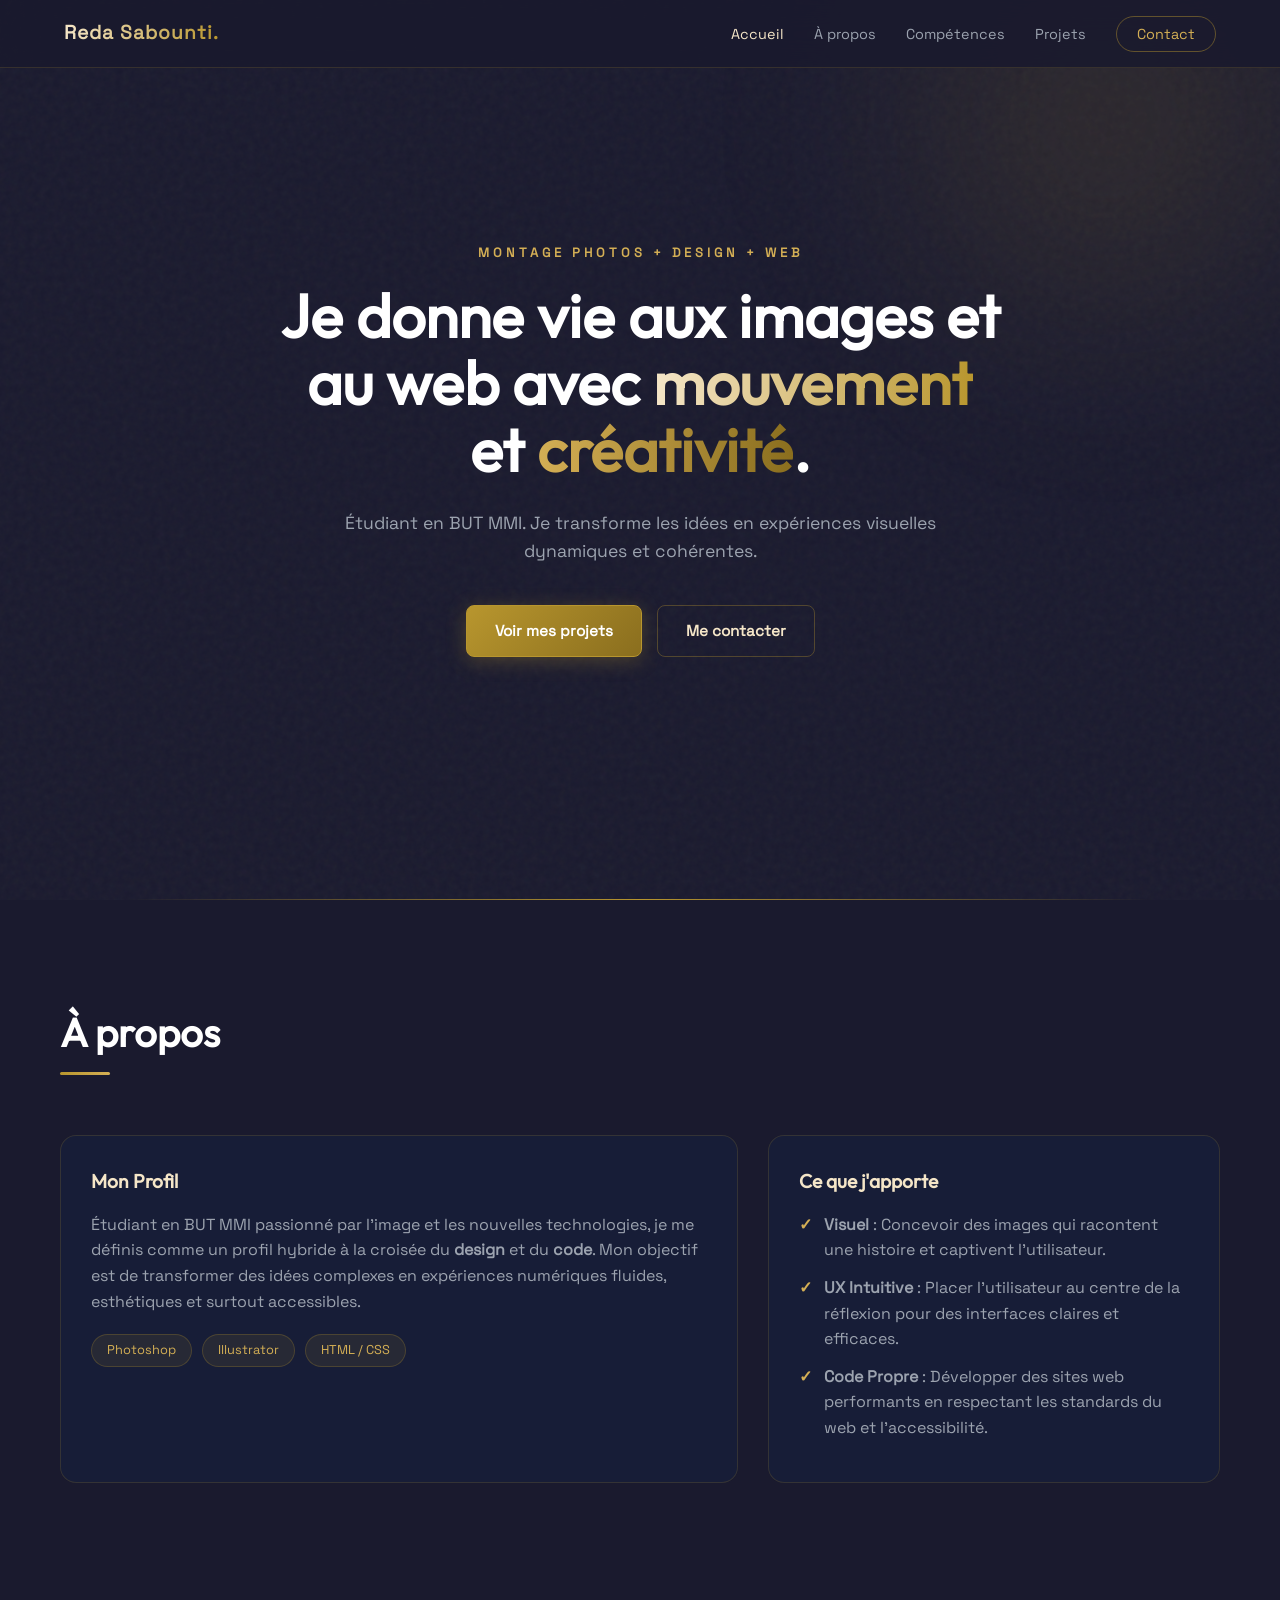
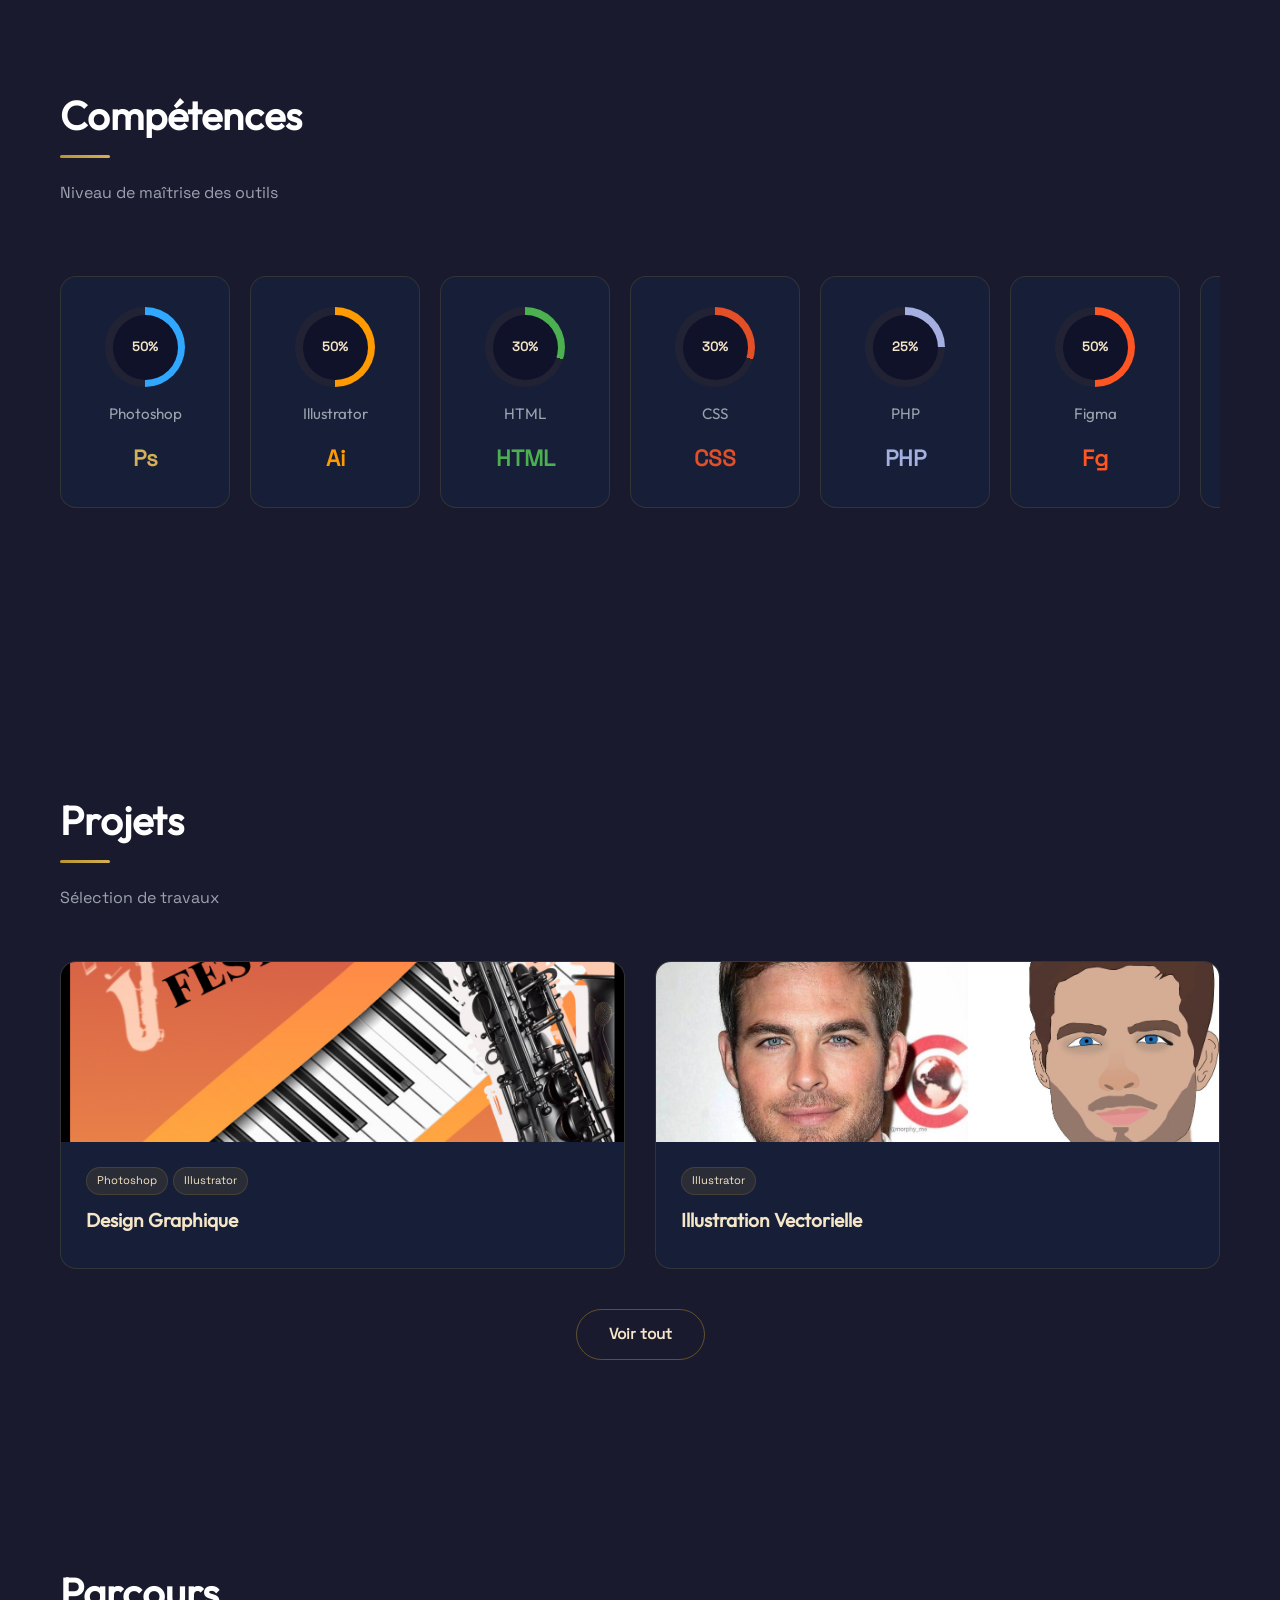
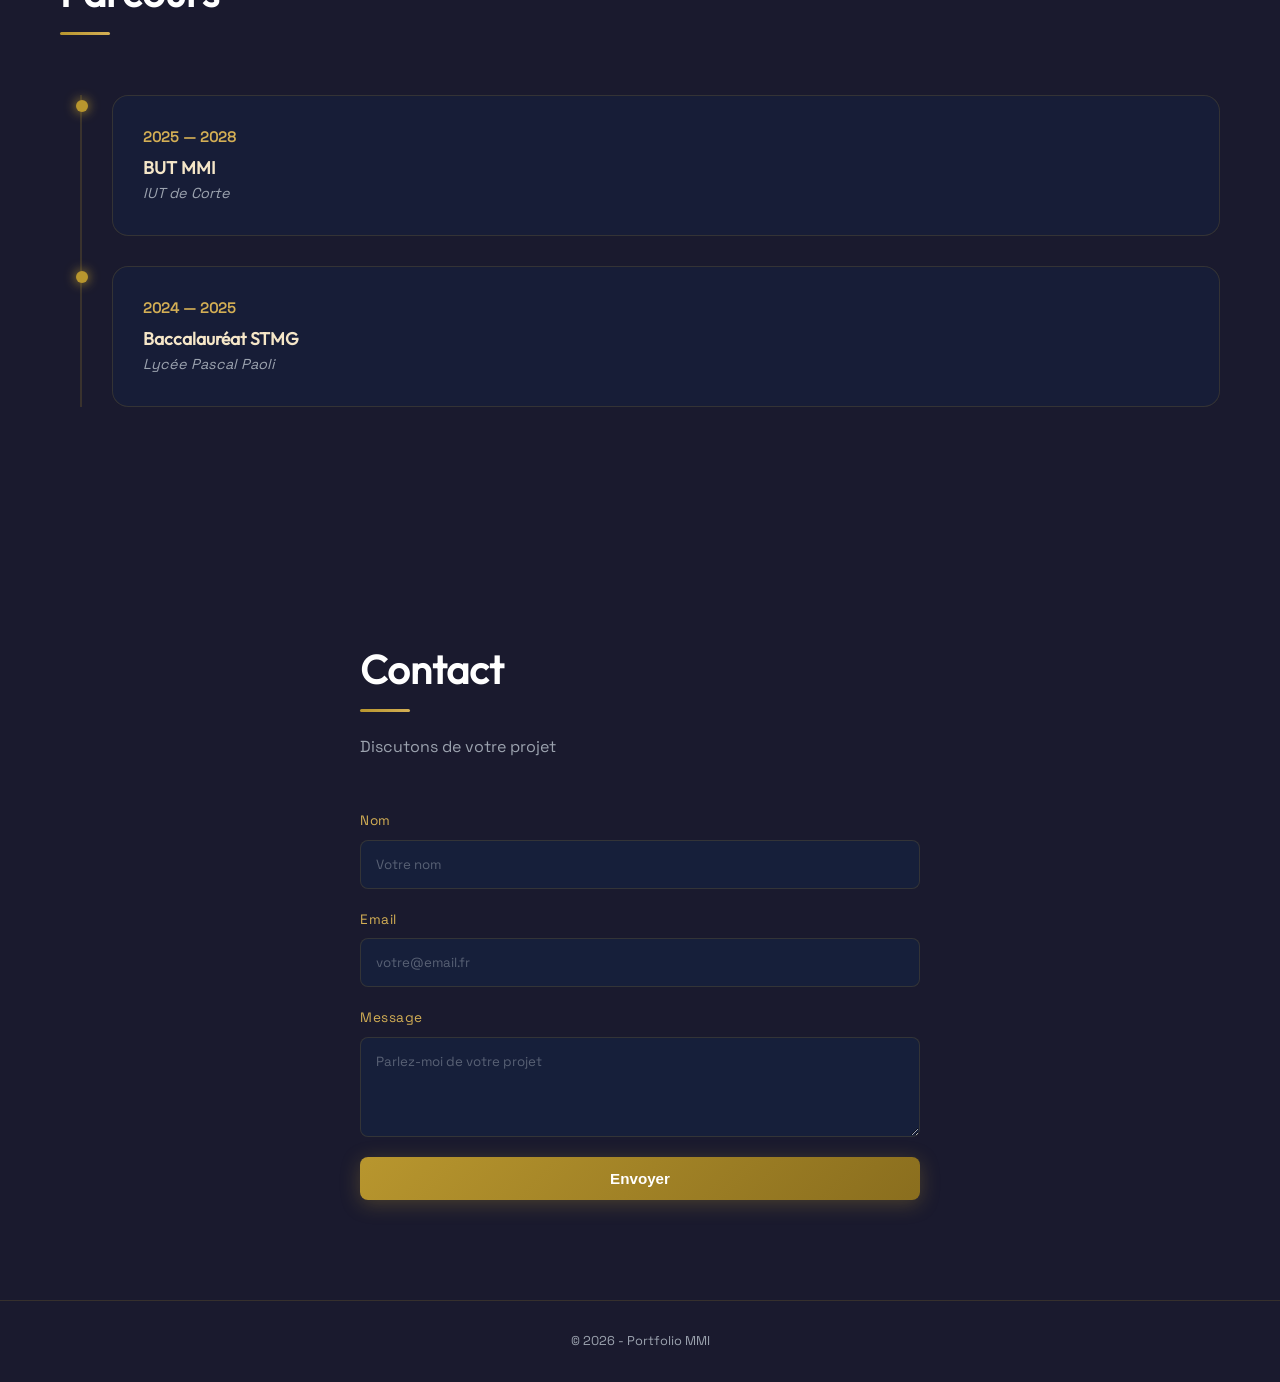
<file: index.html>
<!DOCTYPE html>
<html lang="fr">
<head>
  <meta charset="UTF-8">
  <meta name="viewport" content="width=device-width, initial-scale=1.0">
  <meta name="description" content="Portfolio de Reda Sabounti, étudiant en BUT MMI spécialisé en design et développement web.">
  <title>Reda Sabounti - Portfolio Design & Web</title>

  <link rel="stylesheet" href="style.css">
</head>

<body class="page-loaded">

  <div class="bg-noise"></div>
  <div class="bg-glow"></div>

<nav class="nav" aria-label="Menu principal">
  <a href="index.html" class="nav__logo">Reda Sabounti.</a>
  
  <button class="nav__burger" aria-label="Menu" aria-expanded="false">
    <span></span><span></span><span></span>
  </button>

  <ul class="nav__list">
    <li class="nav__item"><a href="#hero" class="nav__link nav__link--active">Accueil</a></li>
    <li class="nav__item"><a href="#apropos" class="nav__link">À propos</a></li>
    <li class="nav__item"><a href="#competences" class="nav__link">Compétences</a></li>
    <li class="nav__item"><a href="#projets" class="nav__link">Projets</a></li>
    <li class="nav__item"><a href="#contact" class="nav__link nav__link--cta">Contact</a></li>
  </ul>
</nav>

  <main>
    <!-- HERO -->
<section id="hero" class="hero">
  <div class="hero__content">
    <p class="hero__tagline">MONTAGE PHOTOS + DESIGN + WEB</p>
    <h1 class="hero__title">
      Je donne vie aux images et au web avec
      <span class="text--gradient">mouvement</span> et
      <span class="text--gradient-purple">créativité</span>.
    </h1>
    <p class="hero__desc">
      Étudiant en BUT MMI. Je transforme les idées en expériences visuelles dynamiques et cohérentes.
    </p>

    <div class="hero__actions">
      <a href="#projets" class="btn btn--primary">Voir mes projets</a>
      <a href="#contact" class="btn btn--secondary">Me contacter</a>
    </div>
  </div> </section>

    <!-- A PROPOS -->
    <section id="apropos" class="section">
      <div class="container">
        <div class="section__header">
          <h2 class="section__title">À propos</h2>
        </div>
        <div class="about-grid">
          <div class="card card--glass">
            <h3 class="card__title">Mon Profil</h3>
            <p class="card__text">
              Étudiant en BUT MMI passionné par l'image et les nouvelles technologies, je me définis comme un profil hybride à la croisée du <strong>design</strong> et du <strong>code</strong>. Mon objectif est de transformer des idées complexes en expériences numériques fluides, esthétiques et surtout accessibles.
            </p>
            <div class="tags">
              <span class="tags__item">Photoshop</span>
              <span class="tags__item">Illustrator</span>
              <span class="tags__item">HTML / CSS</span>
            </div>
          </div>
          <div class="card card--glass">
            <h3 class="card__title">Ce que j'apporte</h3>
            <ul class="list list--check">
              <li><strong>Visuel</strong> : Concevoir des images qui racontent une histoire et captivent l'utilisateur.</li>
              <li><strong>UX Intuitive</strong> : Placer l'utilisateur au centre de la réflexion pour des interfaces claires et efficaces.</li>
              <li><strong>Code Propre</strong> : Développer des sites web performants en respectant les standards du web et l'accessibilité.</li>
            </ul>
          </div>
        </div>
      </div>
    </section>

<!-- COMPÉTENCES -->
<section id="competences" class="section">
  <div class="container">
    <div class="section__header">
      <h2 class="section__title">Compétences</h2>
      <p class="section__subtitle">Niveau de maîtrise des outils</p>
    </div>

    <div class="skills">
      <!-- Photoshop -->
      <article class="skill">
        <div class="skill__gauge" style="--p:50; --c:#31A8FF;">
          <div class="skill__inner">50%</div>
        </div>
        <h3 class="skill__name">Photoshop</h3>
        <div class="skill__icon">Ps</div>
      </article>

      <!-- Illustrator -->
      <article class="skill">
        <div class="skill__gauge" style="--p:50; --c:#FF9A00;">
          <div class="skill__inner">50%</div>
        </div>
        <h3 class="skill__name">Illustrator</h3>
        <div class="skill__icon" style="color:#FF9A00;">Ai</div>
      </article>

      <!-- HTML -->
      <article class="skill">
        <div class="skill__gauge" style="--p:30; --c:#4CAF50;">
          <div class="skill__inner">30%</div>
        </div>
        <h3 class="skill__name">HTML</h3>
        <div class="skill__icon" style="color:#4CAF50;">HTML</div>
      </article>

        <!-- CSS -->
      <article class="skill">
        <div class="skill__gauge" style="--p:30; --c:#E34F26;">
          <div class="skill__inner">30%</div>
        </div>
        <h3 class="skill__name">CSS</h3>
        <div class="skill__icon" style="color:#E34F26;">CSS</div>
      </article>

      <!-- PHP -->
      <article class="skill">
        <div class="skill__gauge" style="--p:25; --c:#A5B0E1;">
          <div class="skill__inner">25%</div>
        </div>
        <h3 class="skill__name">PHP</h3>
        <div class="skill__icon" style="color:#A5B0E1;">PHP</div>
      </article>

      <!-- Figma -->
      <article class="skill">
        <div class="skill__gauge" style="--p:50; --c:#FF5522;">
          <div class="skill__inner">50%</div>
        </div>
        <h3 class="skill__name">Figma</h3>
        <div class="skill__icon" style="color:#FF5522;">Fg</div>
      </article>

      <!-- Premiere Pro -->
      <article class="skill">
        <div class="skill__gauge" style="--p:20; --c:#B166FF;">
          <div class="skill__inner">20%</div>
        </div>
        <h3 class="skill__name">Premiere Pro</h3>
        <div class="skill__icon" style="color:#B166FF;">Pr</div>
      </article>

      <!-- DaVinci -->
      <article class="skill">
        <div class="skill__gauge" style="--p:60; --c:#F9C200;">
          <div class="skill__inner">60%</div>
        </div>
        <h3 class="skill__name">DaVinci</h3>
        <div class="skill__icon" style="color:#F9C200;">Dv</div>
      </article>

      <!-- Canva -->
      <article class="skill">
        <div class="skill__gauge" style="--p:70; --c:#00C4B4;">
          <div class="skill__inner">70%</div>
        </div>
        <h3 class="skill__name">Canva</h3>
        <div class="skill__icon" style="color:#00C4B4;">Cv</div>
      </article>
    </div>
  </div>
</section>


    <!-- PROJETS -->
   <section id="projets" class="section">
  <div class="container">
    <div class="section__header">
      <h2 class="section__title">Projets</h2>
      <p class="section__subtitle">Sélection de travaux</p>
    </div>

    <div class="projects-grid"> <article class="project">
        <div class="project__thumb">
          <img src="imagesprojet-1.jpg" alt="Design graphique Photoshop Illustrator" width="400" height="250" loading="lazy" class="project__img">
        </div>
        <div class="project__content">
          <div class="project__tags">
            <span class="tags__item tags__item--small">Photoshop</span>
            <span class="tags__item tags__item--small">Illustrator</span>
          </div>
          <h3 class="project__title">Design Graphique</h3>
        </div>
      </article>

      <article class="project">
        <div class="project__thumb">
          <img src="imagesprojet-2.jpg" alt="Illustration vectorielle Illustrator" width="400" height="250" loading="lazy" class="project__img">
        </div>
        <div class="project__content">
          <div class="project__tags">
            <span class="tags__item tags__item--small">Illustrator</span>
          </div>
          <h3 class="project__title">Illustration Vectorielle</h3>
        </div>
      </article>
    </div> <div class="section__footer">
      <a href="projets.html" class="btn btn--outline">Voir tout</a>
    </div>
  </div> </section>


    <!-- PARCOURS -->
      <section id="parcours" class="section">
  <div class="container">
    <div class="section__header">
      <h2 class="section__title">Parcours</h2>
    </div>

    <div class="timeline">
      <article class="timeline__event card card--glass">
        <div class="timeline__dot"></div>
        <span class="timeline__date">2025 — 2028</span>
        <h3 class="timeline__title">BUT MMI</h3> 
        <p class="timeline__place">IUT de Corte</p>
      </article>

      <article class="timeline__event card card--glass">
        <div class="timeline__dot"></div>
        <span class="timeline__date">2024 — 2025</span>
        <h3 class="timeline__title">Baccalauréat STMG</h3>
        <p class="timeline__place">Lycée Pascal Paoli</p>
      </article>
    </div>
  </div>
</section>

    <!-- CONTACT -->
    <section id="contact" class="section">
      <div class="container container--narrow">
        <div class="section__header">
          <h2 class="section__title">Contact</h2>
          <p class="section__subtitle">Discutons de votre projet</p>
        </div>

        <form class="form">
          <div class="form__group">
            <label for="name" class="form__label">Nom</label>
            <input type="text" id="name" class="form__input" placeholder="Votre nom">
          </div>
          <div class="form__group">
            <label for="email" class="form__label">Email</label>
            <input type="email" id="email" class="form__input" placeholder="votre@email.fr">
          </div>
          <div class="form__group">
            <label for="message" class="form__label">Message</label>
            <textarea id="message" rows="4" class="form__input" placeholder="Parlez-moi de votre projet"></textarea>
          </div>
          <button type="submit" class="btn btn--full">Envoyer</button>
        </form>
      </div>
    </section>
  </main>

  <footer class="footer">
    &copy; 2026 - Portfolio MMI
  </footer>
<script>
window.addEventListener('load', () => {
  document.documentElement.classList.add('loaded');
});
</script> 
<script>
  const burger = document.querySelector('.nav__burger');
  const navList = document.querySelector('.nav__list');

  burger.addEventListener('click', () => {
    burger.classList.toggle('is-open');
    navList.classList.toggle('is-open');
    burger.setAttribute('aria-expanded', navList.classList.contains('is-open'));
  });

  // Ferme le menu quand on clique sur un lien
  document.querySelectorAll('.nav__link').forEach(link => {
    link.addEventListener('click', () => {
      burger.classList.remove('is-open');
      navList.classList.remove('is-open');
      burger.setAttribute('aria-expanded', 'false');
    });
  });
</script>

</body>
</html>
</file>
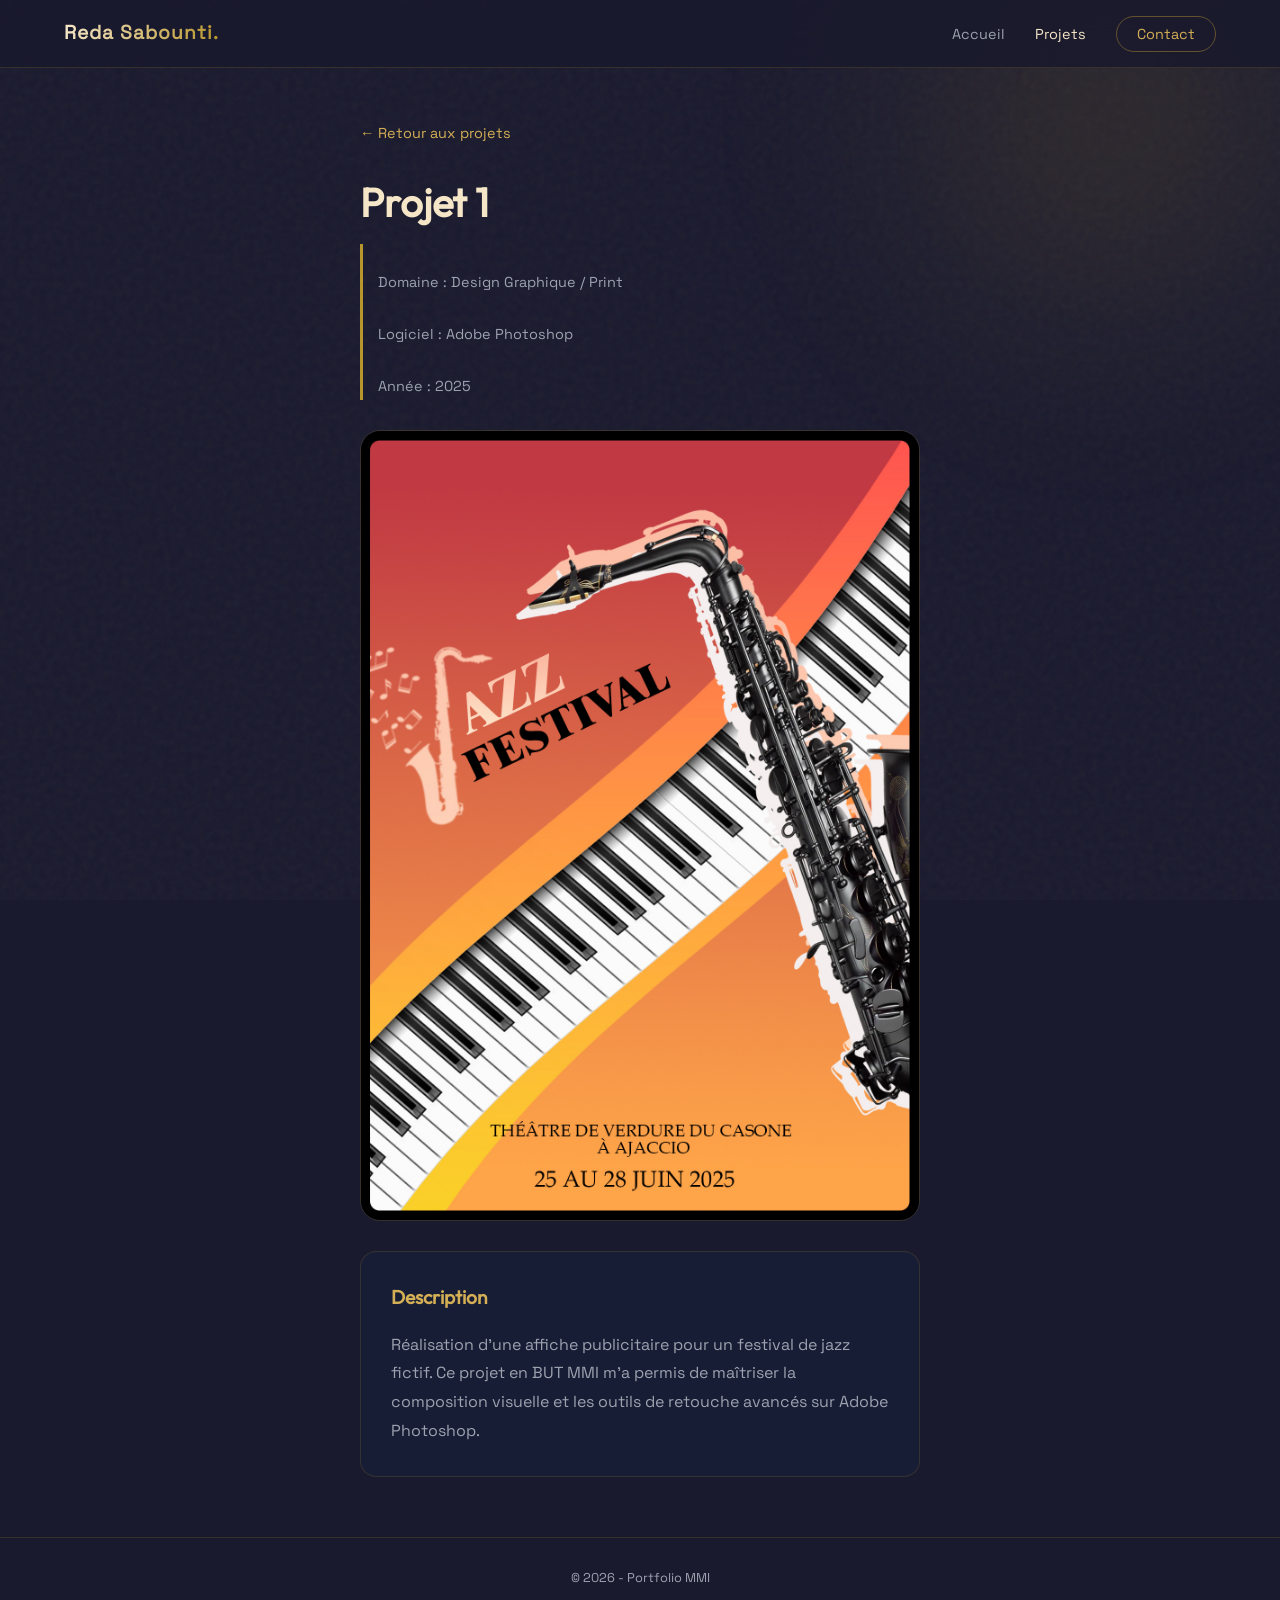
<file: projet-1.html>
<!DOCTYPE html>
<html lang="fr">
<head>
  <meta charset="UTF-8">
  <meta name="viewport" content="width=device-width, initial-scale=1.0">
  <meta name="description" content="Étude de cas du Projet 1 : création d'une affiche pour un festival de jazz à Ajaccio par Reda Sabounti.">
  <title>Projet 1 - Reda Sabounti</title>
  <link rel="stylesheet" href="style.css">
</head>
<body class="page-loaded">
  <div class="bg-noise"></div>
  <div class="bg-glow"></div>

  <nav class="nav" aria-label="Menu principal">
    <a href="index.html" class="nav__logo">Reda Sabounti.</a>
    <button class="nav__burger" aria-label="Menu de navigation" aria-expanded="false">
      <span></span><span></span><span></span>
    </button>
    <ul class="nav__list">
      <li class="nav__item"><a href="index.html" class="nav__link">Accueil</a></li>
      <li class="nav__item"><a href="projets.html" class="nav__link nav__link--active">Projets</a></li>
      <li class="nav__item"><a href="index.html#contact" class="nav__link nav__link--cta">Contact</a></li>
    </ul>
  </nav>

  <main class="project-page">
    <div class="container container--narrow">
      <a href="projets.html" class="project-page__back" aria-label="Retour à la liste des projets">
        ← Retour aux projets
      </a>

      <header class="project-page__header">
        <h1 class="project-page__title">Projet 1</h1>
        <p class="project-page__subtitle">
          Domaine : Design Graphique / Print<br>
          Logiciel : Adobe Photoshop<br>
          Année : 2025
        </p>
      </header>

      <section class="project-page__media">
        <img src="imagesprojet-1.jpg" alt="Affiche du festival de jazz d'Ajaccio" class="project-page__img">
      </section>

      <section class="project-page__content">
        <h2 class="project-page__section-title">Description</h2>
        <p>Réalisation d'une affiche publicitaire pour un festival de jazz fictif. Ce projet en BUT MMI m'a permis de maîtriser la composition visuelle et les outils de retouche avancés sur Adobe Photoshop.</p>
      </section>
    </div>
  </main>

  <footer class="footer">
    &copy; 2026 - Portfolio MMI
  </footer>

  <script>
    const burger = document.querySelector('.nav__burger');
    const navList = document.querySelector('.nav__list');
    burger.addEventListener('click', () => {
      burger.classList.toggle('is-open');
      navList.classList.toggle('is-open');
      burger.setAttribute('aria-expanded', navList.classList.contains('is-open'));
    });
  </script>
</body>
</html>
</file>
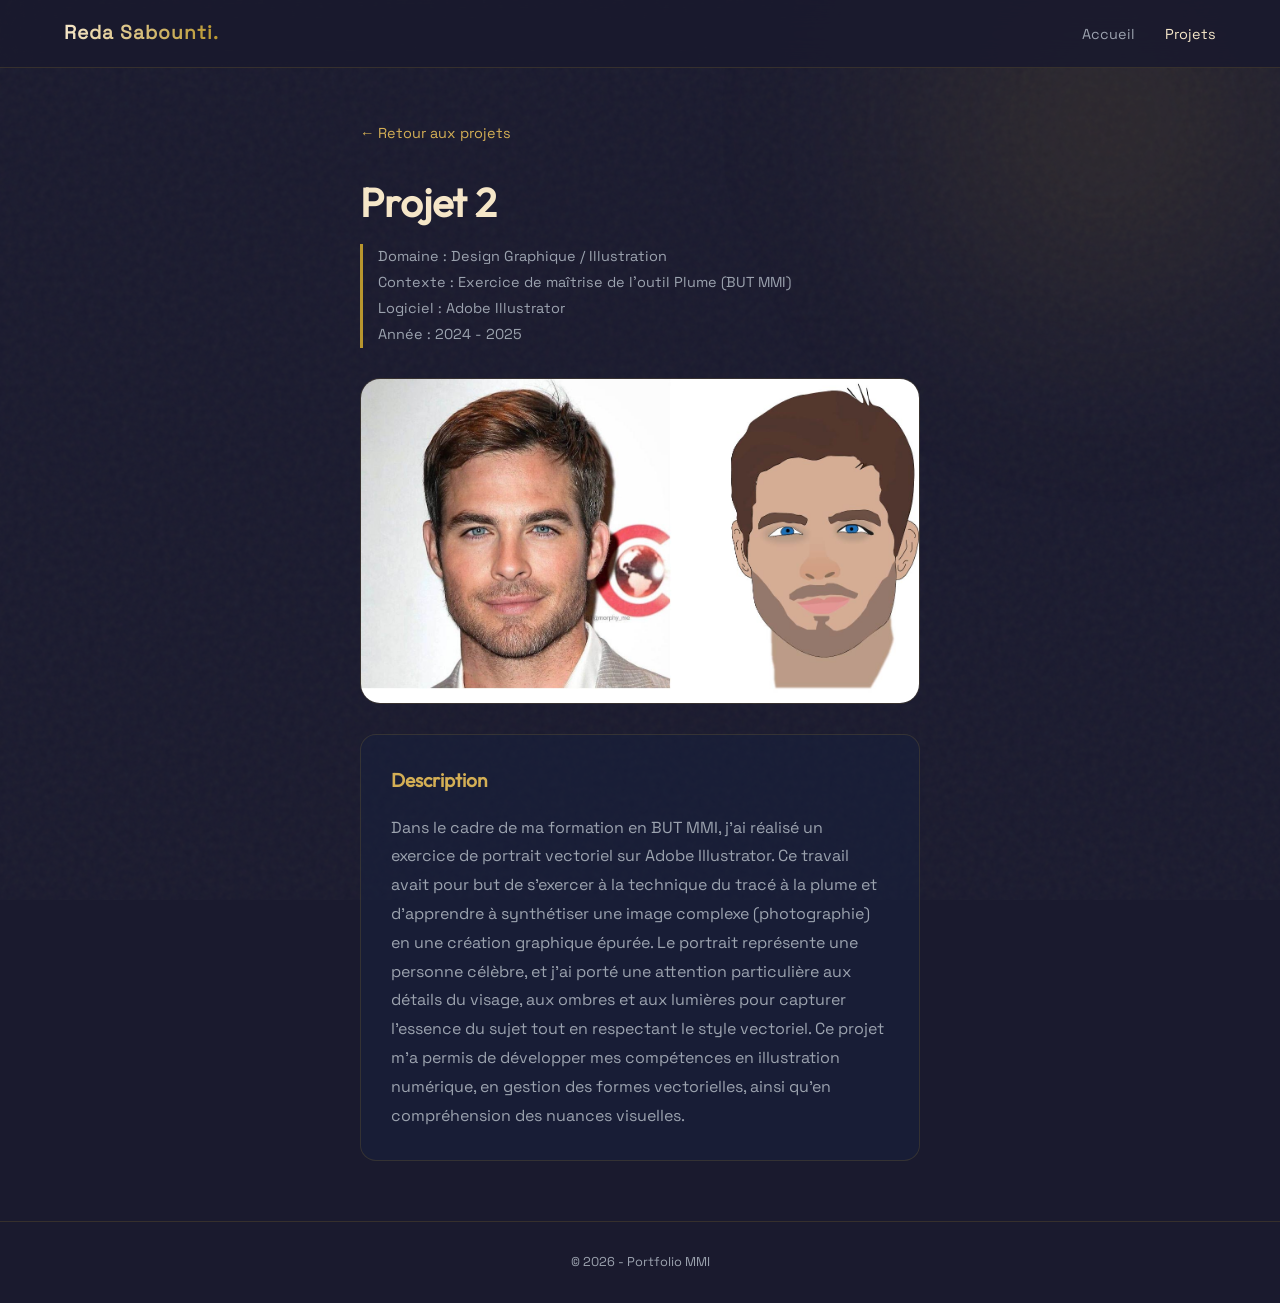
<file: projet-2.html>
<!DOCTYPE html>
<html lang="fr">
<head>
  <meta charset="UTF-8">
  <meta name="viewport" content="width=device-width, initial-scale=1.0">
  <meta name="description" content="Portfolio de Reda Sabounti, étudiant en BUT MMI spécialisé en design et développement web.">
  <title>Projet 2 - Reda Sabounti</title>

  <link rel="stylesheet" href="style.css">
</head>
<body>

 <body class="page-loaded">
  <div class="bg-noise"></div>
  <div class="bg-glow"></div>

  <nav class="nav" aria-label="Menu principal">
    <a href="index.html" class="nav__logo">Reda Sabounti.</a>

    <button class="nav__burger" aria-label="Menu de navigation" aria-expanded="false">
      <span></span><span></span><span></span>
    </button>

    <ul class="nav__list">
      <li class="nav__item"><a href="index.html" class="nav__link">Accueil</a></li>
      <li class="nav__item"><a href="projets.html" class="nav__link nav__link--active">Projets</a></li>
    </ul>
  </nav>

  <main class="project-page">
    <div class="container container--narrow">
       <a href="projets.html" class="project-page__back" aria-label="Retour à la liste des projets">
        ← Retour aux projets
      </a>

      <header class="project-page__header">
        <h1 class="project-page__title">Projet 2</h1>
        <p class="project-page__subtitle">Domaine : Design Graphique / Illustration
Contexte : Exercice de maîtrise de l'outil Plume (BUT MMI)
Logiciel : Adobe Illustrator
Année : 2024 - 2025</p>
      </header>

      <section class="project-page__media">
        <img src="imagesprojet-2.jpg" alt="Projet 2" class="project-page__img">
      </section>

      <section class="project-page__content">
        <h2 class="project-page__section-title">Description</h2>
        <p>Dans le cadre de ma formation en BUT MMI, j'ai réalisé un exercice de portrait vectoriel sur Adobe Illustrator. Ce travail avait pour but de s'exercer à la technique du tracé à la plume et d'apprendre à synthétiser une image complexe (photographie) en une création graphique épurée. Le portrait représente une personne célèbre, et j'ai porté une attention particulière aux détails du visage, aux ombres et aux lumières pour capturer l'essence du sujet tout en respectant le style vectoriel. Ce projet m'a permis de développer mes compétences en illustration numérique, en gestion des formes vectorielles, ainsi qu'en compréhension des nuances visuelles.</p>
      </section>

    </div>
  </main>
   <footer class="footer">
    &copy; 2026 - Portfolio MMI
  </footer>

  <script>
    const burger = document.querySelector('.nav__burger');
    const navList = document.querySelector('.nav__list');
    burger.addEventListener('click', () => {
      burger.classList.toggle('is-open');
      navList.classList.toggle('is-open');
      burger.setAttribute('aria-expanded', navList.classList.contains('is-open'));
    });
  </script>
</body>
</html>
</file>
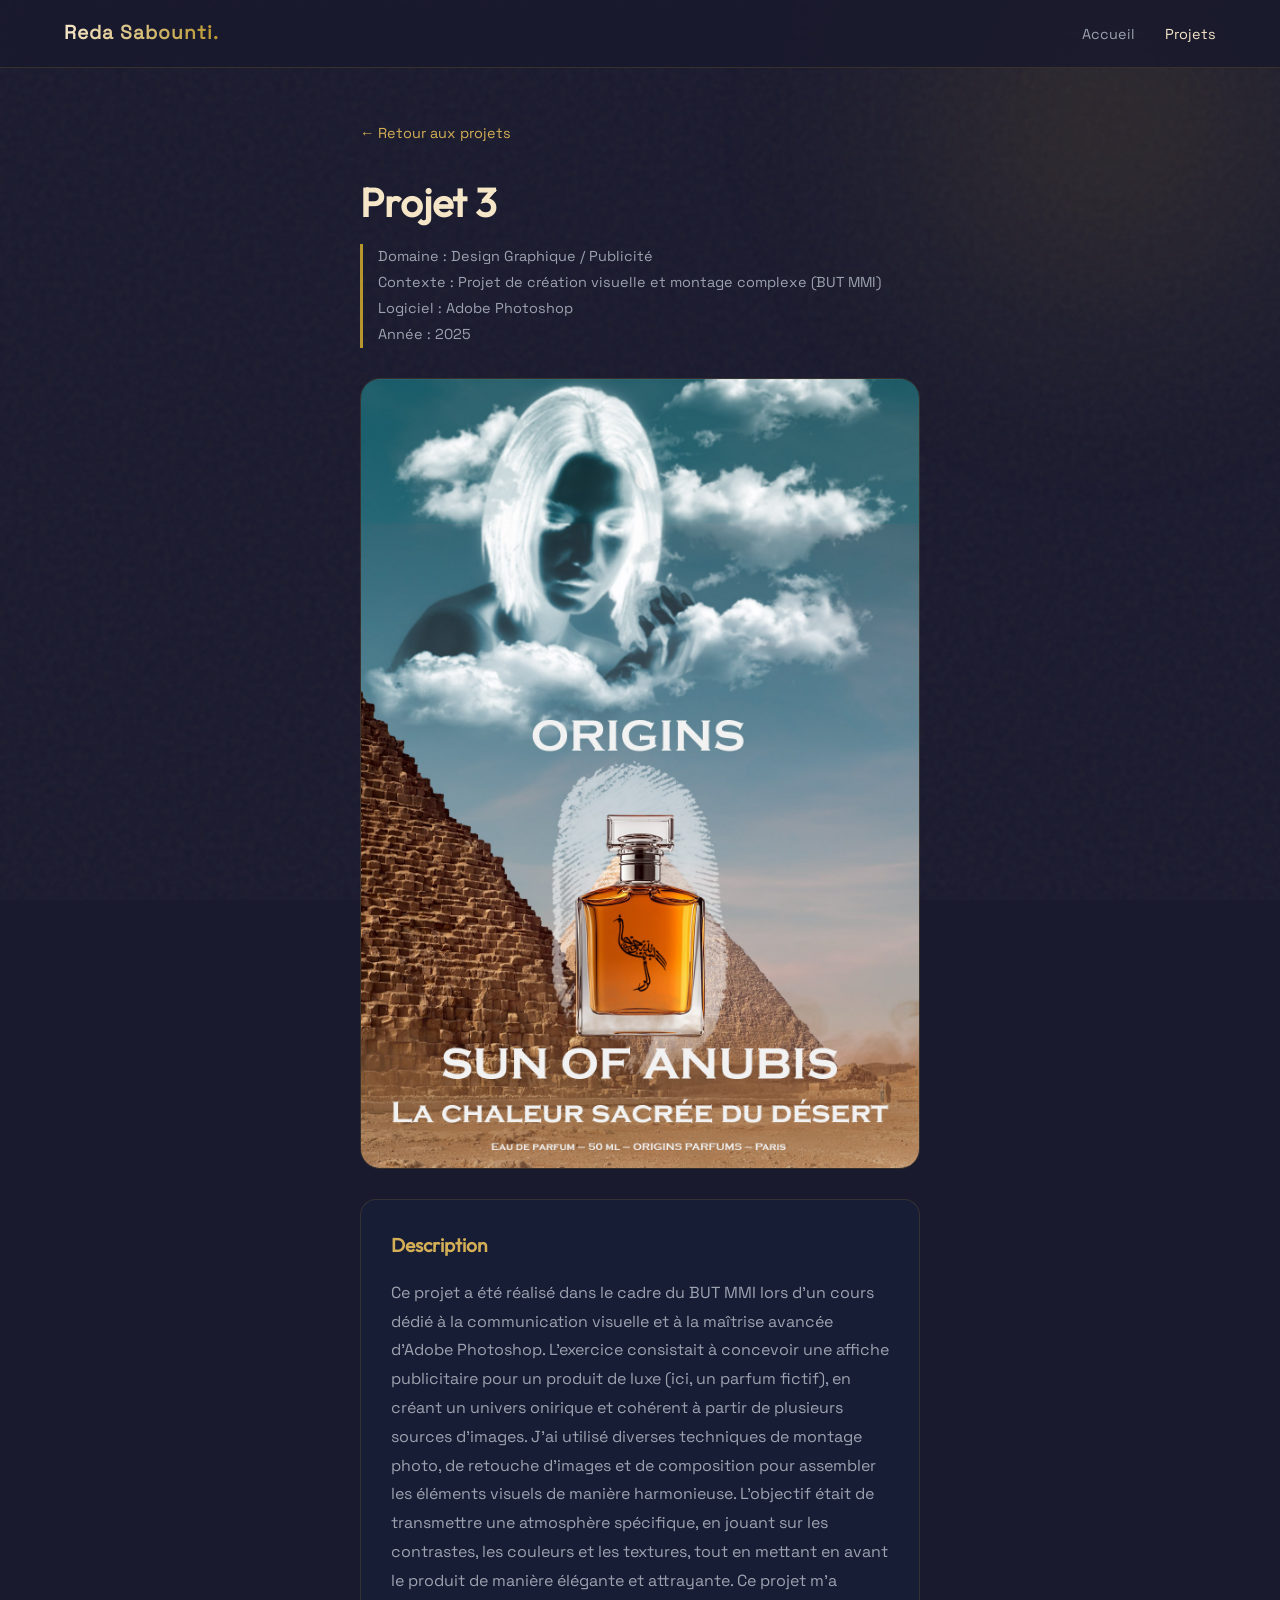
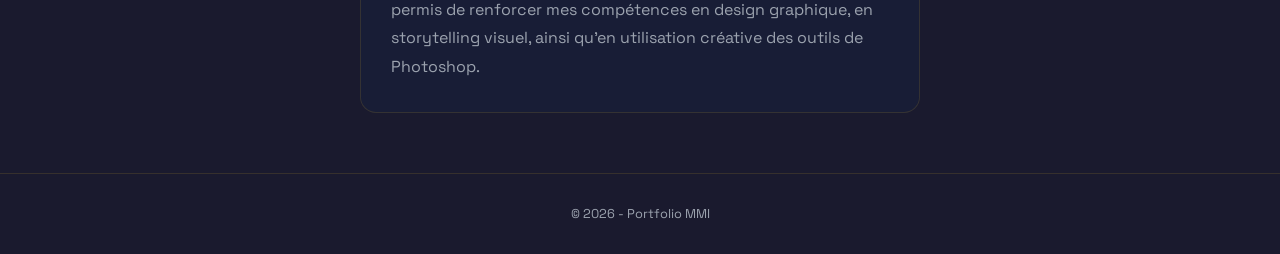
<file: projet-3.html>
<!DOCTYPE html>
<html lang="fr">
<head>
  <meta charset="UTF-8">
  <meta name="viewport" content="width=device-width, initial-scale=1.0">
  <meta name="description" content="Portfolio de Reda Sabounti, étudiant en BUT MMI spécialisé en design et développement web.">
  <title>Projet 3 - Reda Sabounti</title>

  <link rel="stylesheet" href="style.css">
</head>

<body class="page-loaded">
  <div class="bg-noise"></div>
  <div class="bg-glow"></div>

  <nav class="nav" aria-label="Menu principal">
    <a href="index.html" class="nav__logo">Reda Sabounti.</a>

    <button class="nav__burger" aria-label="Menu de navigation" aria-expanded="false">
      <span></span><span></span><span></span>
    </button>

    <ul class="nav__list">
      <li class="nav__item"><a href="index.html" class="nav__link">Accueil</a></li>
      <li class="nav__item"><a href="projets.html" class="nav__link nav__link--active">Projets</a></li>
    </ul>
  </nav>

  <main class="project-page">
    <div class="container container--narrow">

      <a href="projets.html" class="project-page__back" aria-label="Retour à la liste des projets">
        ← Retour aux projets
      </a>

      <header class="project-page__header">
        <h1 class="project-page__title">Projet 3</h1>
        <p class="project-page__subtitle">Domaine : Design Graphique / Publicité
Contexte : Projet de création visuelle et montage complexe (BUT MMI)
Logiciel : Adobe Photoshop
Année : 2025</p>
      </header>

      <section class="project-page__media">
        <img src="imagesprojet-3.jpg" alt="Projet 3" class="project-page__img">
      </section>

      <section class="project-page__content">
        <h2 class="project-page__section-title">Description</h2>
        <p>Ce projet a été réalisé dans le cadre du BUT MMI lors d'un cours dédié à la communication visuelle et à la maîtrise avancée d'Adobe Photoshop. L'exercice consistait à concevoir une affiche publicitaire pour un produit de luxe (ici, un parfum fictif), en créant un univers onirique et cohérent à partir de plusieurs sources d'images. J'ai utilisé diverses techniques de montage photo, de retouche d'images et de composition pour assembler les éléments visuels de manière harmonieuse. L'objectif était de transmettre une atmosphère spécifique, en jouant sur les contrastes, les couleurs et les textures, tout en mettant en avant le produit de manière élégante et attrayante. Ce projet m'a permis de renforcer mes compétences en design graphique, en storytelling visuel, ainsi qu'en utilisation créative des outils de Photoshop.</p>
      </section>

    </div>
  </main>
 <footer class="footer">
    &copy; 2026 - Portfolio MMI
  </footer>

  <script>
    const burger = document.querySelector('.nav__burger');
    const navList = document.querySelector('.nav__list');
    burger.addEventListener('click', () => {
      burger.classList.toggle('is-open');
      navList.classList.toggle('is-open');
      burger.setAttribute('aria-expanded', navList.classList.contains('is-open'));
    });
  </script>
</body>
</html>
</file>
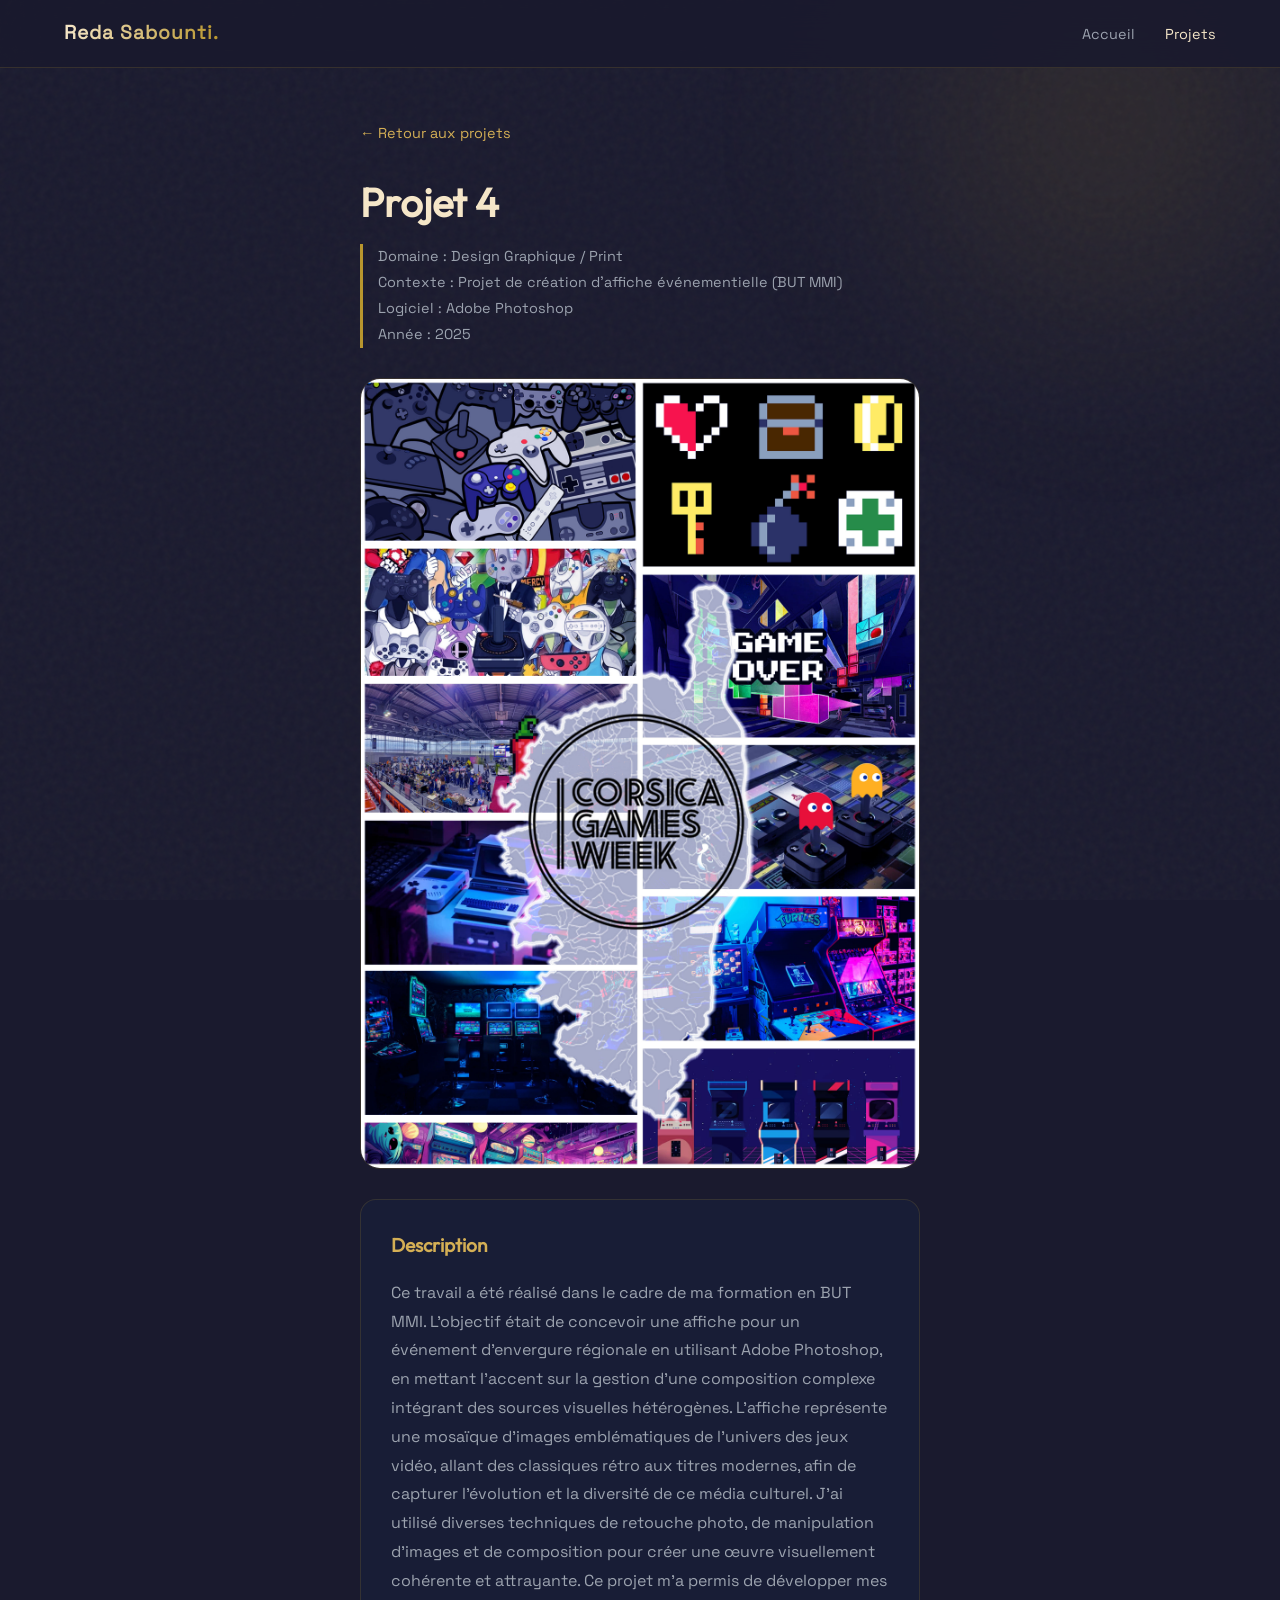
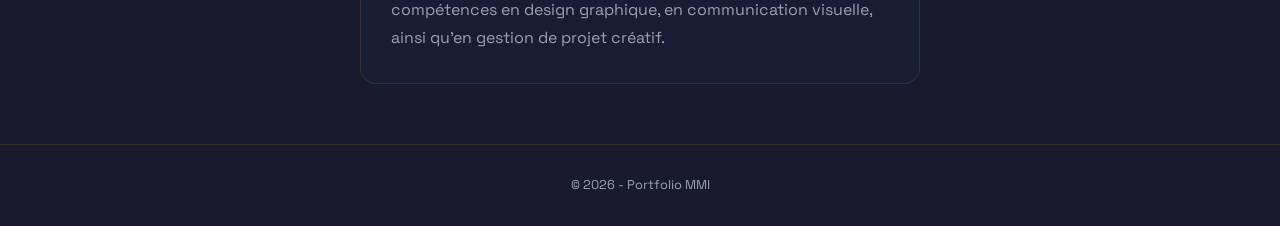
<file: projet-4.html>
<!DOCTYPE html>
<html lang="fr">
<head>
  <meta charset="UTF-8">
  <meta name="viewport" content="width=device-width, initial-scale=1.0">
  <meta name="description" content="Portfolio de Reda Sabounti, étudiant en BUT MMI spécialisé en design et développement web.">
  <title>Projet 4 - Reda Sabounti</title>

  <link rel="stylesheet" href="style.css">
</head>

<body class="page-loaded">
  <div class="bg-noise"></div>
  <div class="bg-glow"></div>

  <nav class="nav" aria-label="Menu principal">
    <a href="index.html" class="nav__logo">Reda Sabounti.</a>

    <button class="nav__burger" aria-label="Menu de navigation" aria-expanded="false">
      <span></span><span></span><span></span>
    </button>

    <ul class="nav__list">
      <li class="nav__item"><a href="index.html" class="nav__link">Accueil</a></li>
      <li class="nav__item"><a href="projets.html" class="nav__link nav__link--active">Projets</a></li>
    </ul>
  </nav>

  <main class="project-page">
    <div class="container container--narrow">

    <a href="projets.html" class="project-page__back" aria-label="Retour à la liste des projets">
        ← Retour aux projets
      </a>

      <header class="project-page__header">
        <h1 class="project-page__title">Projet 4</h1>
        <p class="project-page__subtitle">Domaine : Design Graphique / Print
Contexte : Projet de création d'affiche événementielle (BUT MMI)
Logiciel : Adobe Photoshop
Année : 2025</p>
      </header>

      <section class="project-page__media">
        <img src="imagesprojet-4.jpg" alt="Projet 4" class="project-page__img">
      </section>

      <section class="project-page__content">
        <h2 class="project-page__section-title">Description</h2>
        <p>Ce travail a été réalisé dans le cadre de ma formation en BUT MMI. L'objectif était de concevoir une affiche pour un événement d'envergure régionale en utilisant Adobe Photoshop, en mettant l'accent sur la gestion d'une composition complexe intégrant des sources visuelles hétérogènes. L'affiche représente une mosaïque d'images emblématiques de l'univers des jeux vidéo, allant des classiques rétro aux titres modernes, afin de capturer l'évolution et la diversité de ce média culturel. J'ai utilisé diverses techniques de retouche photo, de manipulation d'images et de composition pour créer une œuvre visuellement cohérente et attrayante. Ce projet m'a permis de développer mes compétences en design graphique, en communication visuelle, ainsi qu'en gestion de projet créatif.</p>
      </section>

    </div>
  </main>
 <footer class="footer">
    &copy; 2026 - Portfolio MMI
  </footer>

  <script>
    const burger = document.querySelector('.nav__burger');
    const navList = document.querySelector('.nav__list');
    burger.addEventListener('click', () => {
      burger.classList.toggle('is-open');
      navList.classList.toggle('is-open');
      burger.setAttribute('aria-expanded', navList.classList.contains('is-open'));
    });
  </script>
</body>
</html>
</file>
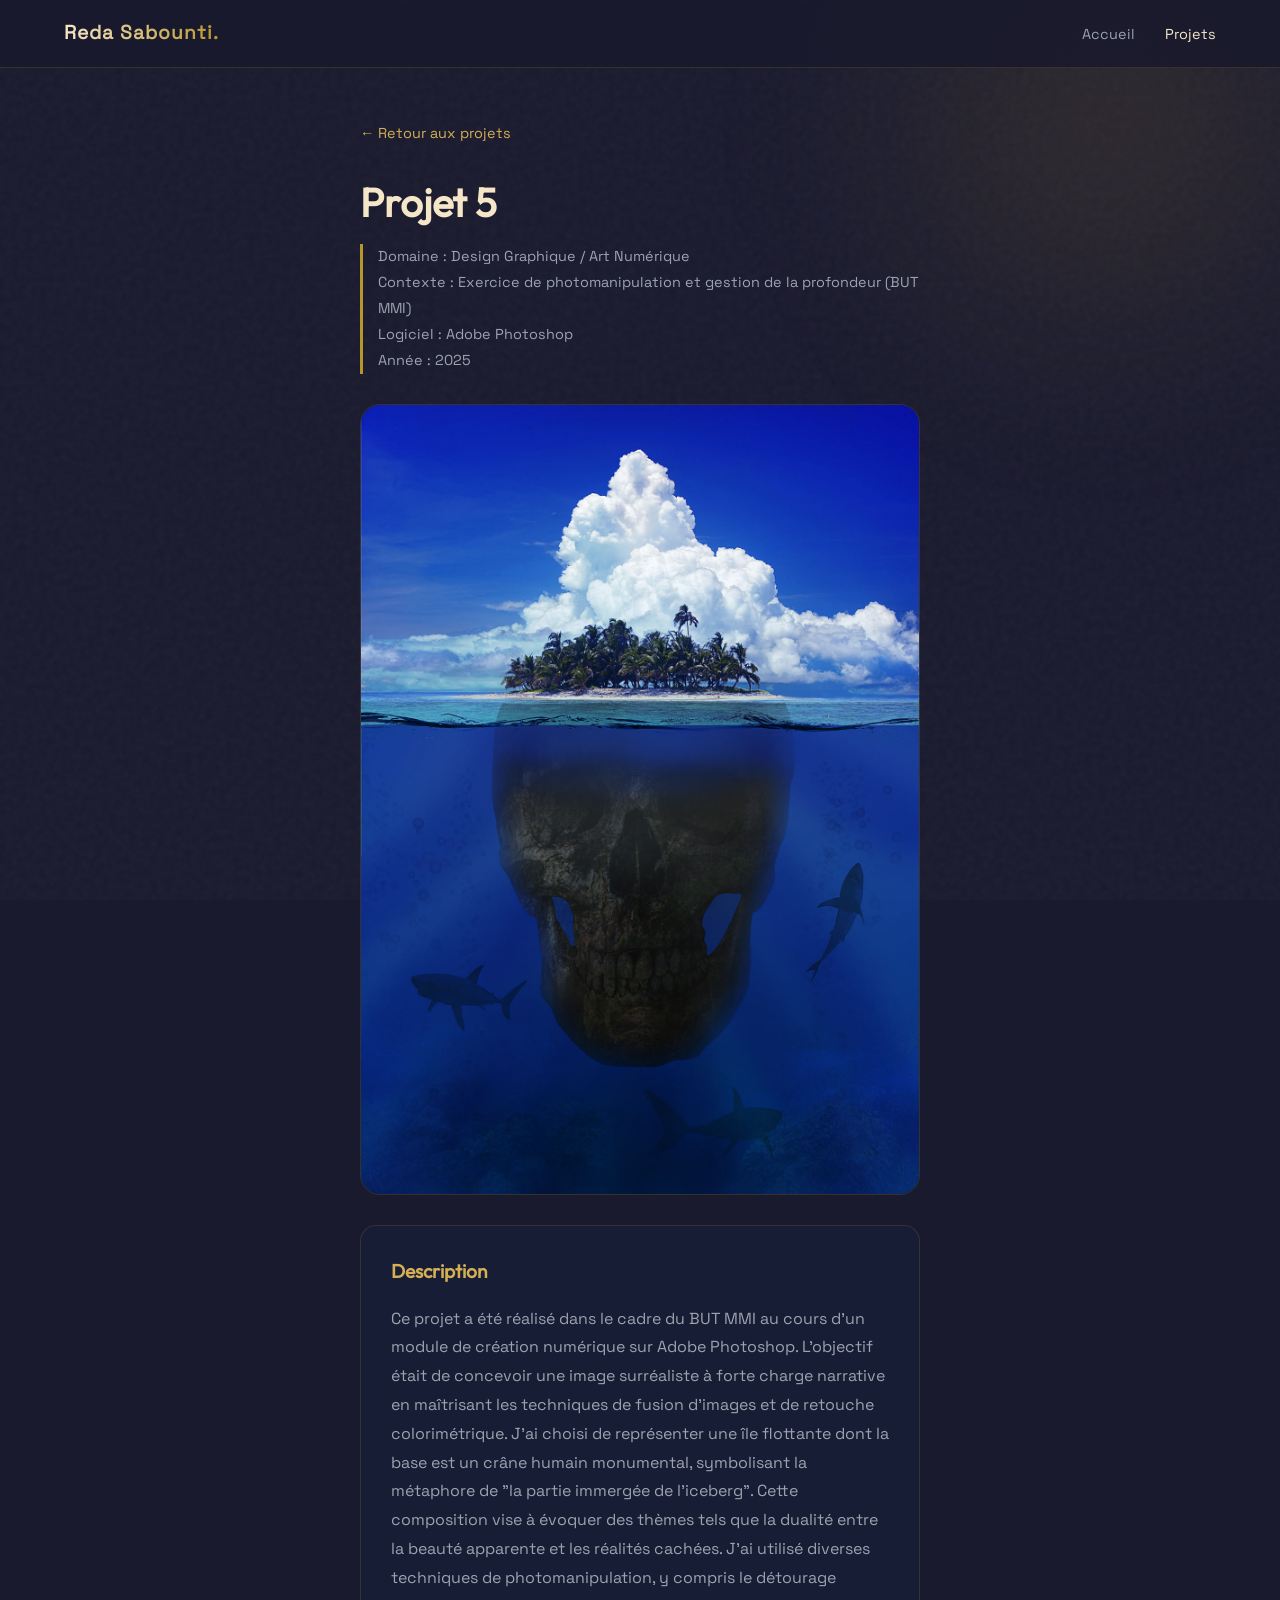
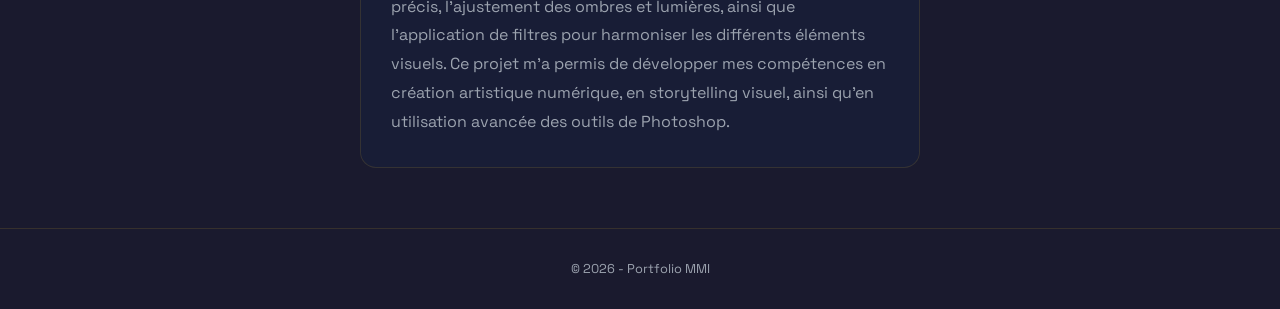
<file: projet-5.html>
<!DOCTYPE html>
<html lang="fr">
<head>
  <meta charset="UTF-8">
  <meta name="viewport" content="width=device-width, initial-scale=1.0">
  <meta name="description" content="Portfolio de Reda Sabounti, étudiant en BUT MMI spécialisé en design et développement web.">
  <title>Projet 5 - Reda Sabounti</title>

  <link rel="stylesheet" href="style.css">
</head>

<body class="page-loaded">
  <div class="bg-noise"></div>
  <div class="bg-glow"></div>

  <nav class="nav" aria-label="Menu principal">
    <a href="index.html" class="nav__logo">Reda Sabounti.</a>

    <button class="nav__burger" aria-label="Menu de navigation" aria-expanded="false">
      <span></span><span></span><span></span>
    </button>

    <ul class="nav__list">
      <li class="nav__item"><a href="index.html" class="nav__link">Accueil</a></li>
      <li class="nav__item"><a href="projets.html" class="nav__link nav__link--active">Projets</a></li>
    </ul>
  </nav>

  <main class="project-page">
    <div class="container container--narrow">

    <a href="projets.html" class="project-page__back" aria-label="Retour à la liste des projets">
        ← Retour aux projets
      </a>

      <header class="project-page__header">
        <h1 class="project-page__title">Projet 5</h1>
        <p class="project-page__subtitle">Domaine : Design Graphique / Art Numérique
Contexte : Exercice de photomanipulation et gestion de la profondeur (BUT MMI)
Logiciel : Adobe Photoshop
Année : 2025</p>
      </header>

      <section class="project-page__media">
        <img src="imagesprojet-5.jpg" alt="Projet 5" class="project-page__img">
      </section>

      <section class="project-page__content">
        <h2 class="project-page__section-title">Description</h2>
        <p>Ce projet a été réalisé dans le cadre du BUT MMI au cours d'un module de création numérique sur Adobe Photoshop. L'objectif était de concevoir une image surréaliste à forte charge narrative en maîtrisant les techniques de fusion d'images et de retouche colorimétrique. J'ai choisi de représenter une île flottante dont la base est un crâne humain monumental, symbolisant la métaphore de "la partie immergée de l'iceberg". Cette composition vise à évoquer des thèmes tels que la dualité entre la beauté apparente et les réalités cachées. J'ai utilisé diverses techniques de photomanipulation, y compris le détourage précis, l'ajustement des ombres et lumières, ainsi que l'application de filtres pour harmoniser les différents éléments visuels. Ce projet m'a permis de développer mes compétences en création artistique numérique, en storytelling visuel, ainsi qu'en utilisation avancée des outils de Photoshop.</p>
      </section>

    </div>
  </main>
 <footer class="footer">
    &copy; 2026 - Portfolio MMI
  </footer>

  <script>
    const burger = document.querySelector('.nav__burger');
    const navList = document.querySelector('.nav__list');
    burger.addEventListener('click', () => {
      burger.classList.toggle('is-open');
      navList.classList.toggle('is-open');
      burger.setAttribute('aria-expanded', navList.classList.contains('is-open'));
    });
  </script>
</body>
</html>
</file>
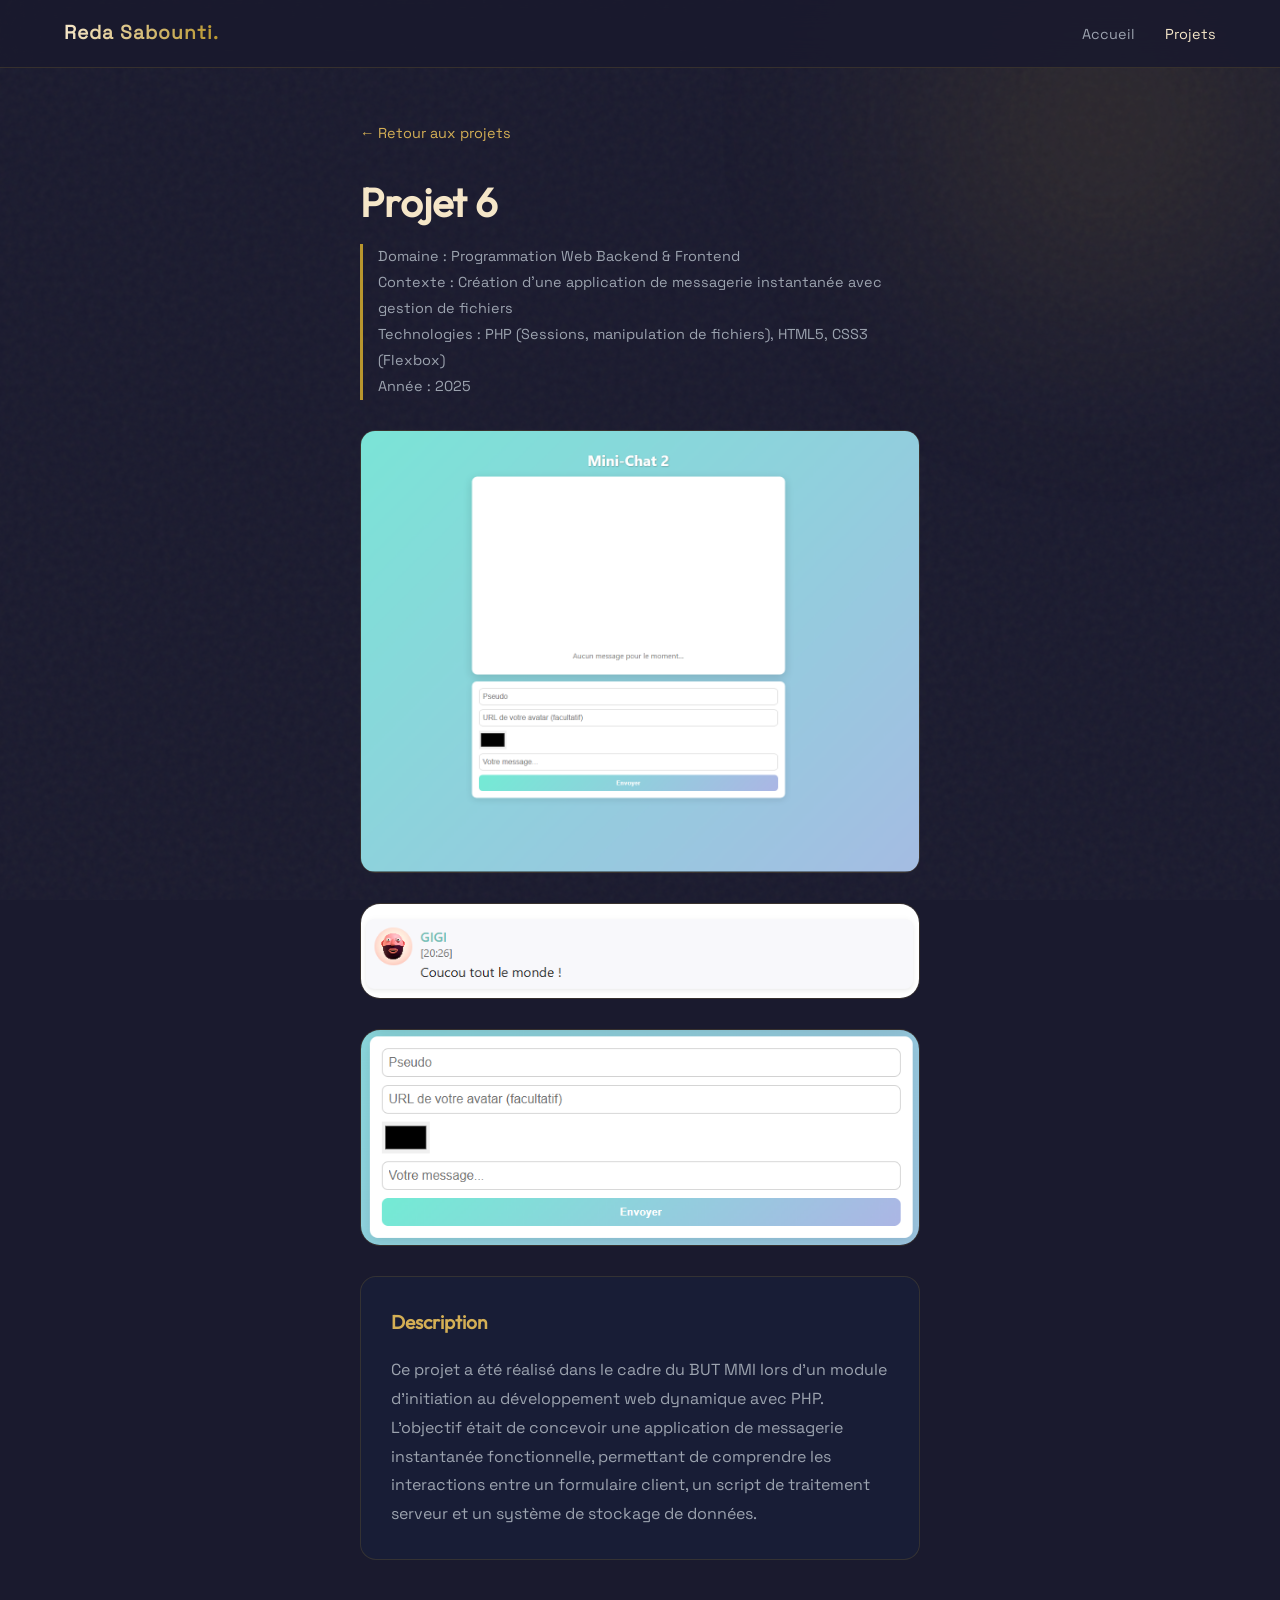
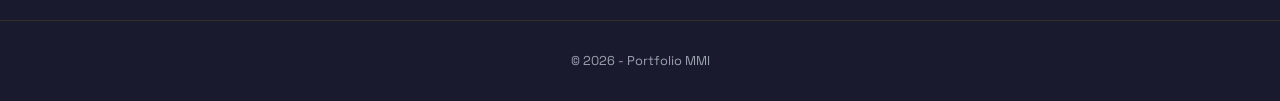
<file: projet-6.html>
<!DOCTYPE html>
<html lang="fr">
<head>
  <meta charset="UTF-8">
  <meta name="viewport" content="width=device-width, initial-scale=1.0">
  <meta name="description" content="Portfolio de Reda Sabounti, étudiant en BUT MMI spécialisé en design et développement web.">
  <title>Projet 6 - Reda Sabounti</title>

  <link rel="stylesheet" href="style.css">
</head>

<body class="page-loaded">
  <div class="bg-noise"></div>
  <div class="bg-glow"></div>

  <nav class="nav" aria-label="Menu principal">
    <a href="index.html" class="nav__logo">Reda Sabounti.</a>

    <button class="nav__burger" aria-label="Menu de navigation" aria-expanded="false">
      <span></span><span></span><span></span>
    </button>

    <ul class="nav__list">
      <li class="nav__item"><a href="index.html" class="nav__link">Accueil</a></li>
      <li class="nav__item"><a href="projets.html" class="nav__link nav__link--active">Projets</a></li>
    </ul>
  </nav>

  <main class="project-page">
    <div class="container container--narrow">

    <a href="projets.html" class="project-page__back" aria-label="Retour à la liste des projets">
        ← Retour aux projets
      </a>

      <header class="project-page__header">
        <h1 class="project-page__title">Projet 6</h1>
        <p class="project-page__subtitle">Domaine : Programmation Web Backend & Frontend
Contexte : Création d'une application de messagerie instantanée avec gestion de fichiers
Technologies : PHP (Sessions, manipulation de fichiers), HTML5, CSS3 (Flexbox)
Année : 2025</p>
      </header>

      <a href="https://rdsbnt-collab.github.io/Mini-chat/" target="_blank" class="projet-link">
    <img src="imagesprojet-6.png" alt="Projet 6 - MinChat" class="projet-image">
</a>
      
       <section class="project-page__media">
        <img src="imagesprojet-6 (2).png" alt="Projet 6" class="project-page__img">
      </section>

      <section class="project-page__media">
        <img src="imagesprojet-6 (3).png" alt="Projet 6" class="project-page__img">
      </section>

      <section class="project-page__content">
        <h2 class="project-page__section-title">Description</h2>
        <p>Ce projet a été réalisé dans le cadre du BUT MMI lors d'un module d'initiation au développement web dynamique avec PHP. L'objectif était de concevoir une application de messagerie instantanée fonctionnelle, permettant de comprendre les interactions entre un formulaire client, un script de traitement serveur et un système de stockage de données.</p>
      </section>

    </div>
  </main>
 <footer class="footer">
    &copy; 2026 - Portfolio MMI
  </footer>

  <script>
    const burger = document.querySelector('.nav__burger');
    const navList = document.querySelector('.nav__list');
    burger.addEventListener('click', () => {
      burger.classList.toggle('is-open');
      navList.classList.toggle('is-open');
      burger.setAttribute('aria-expanded', navList.classList.contains('is-open'));
    });
  </script>
</body>
</html>
</file>
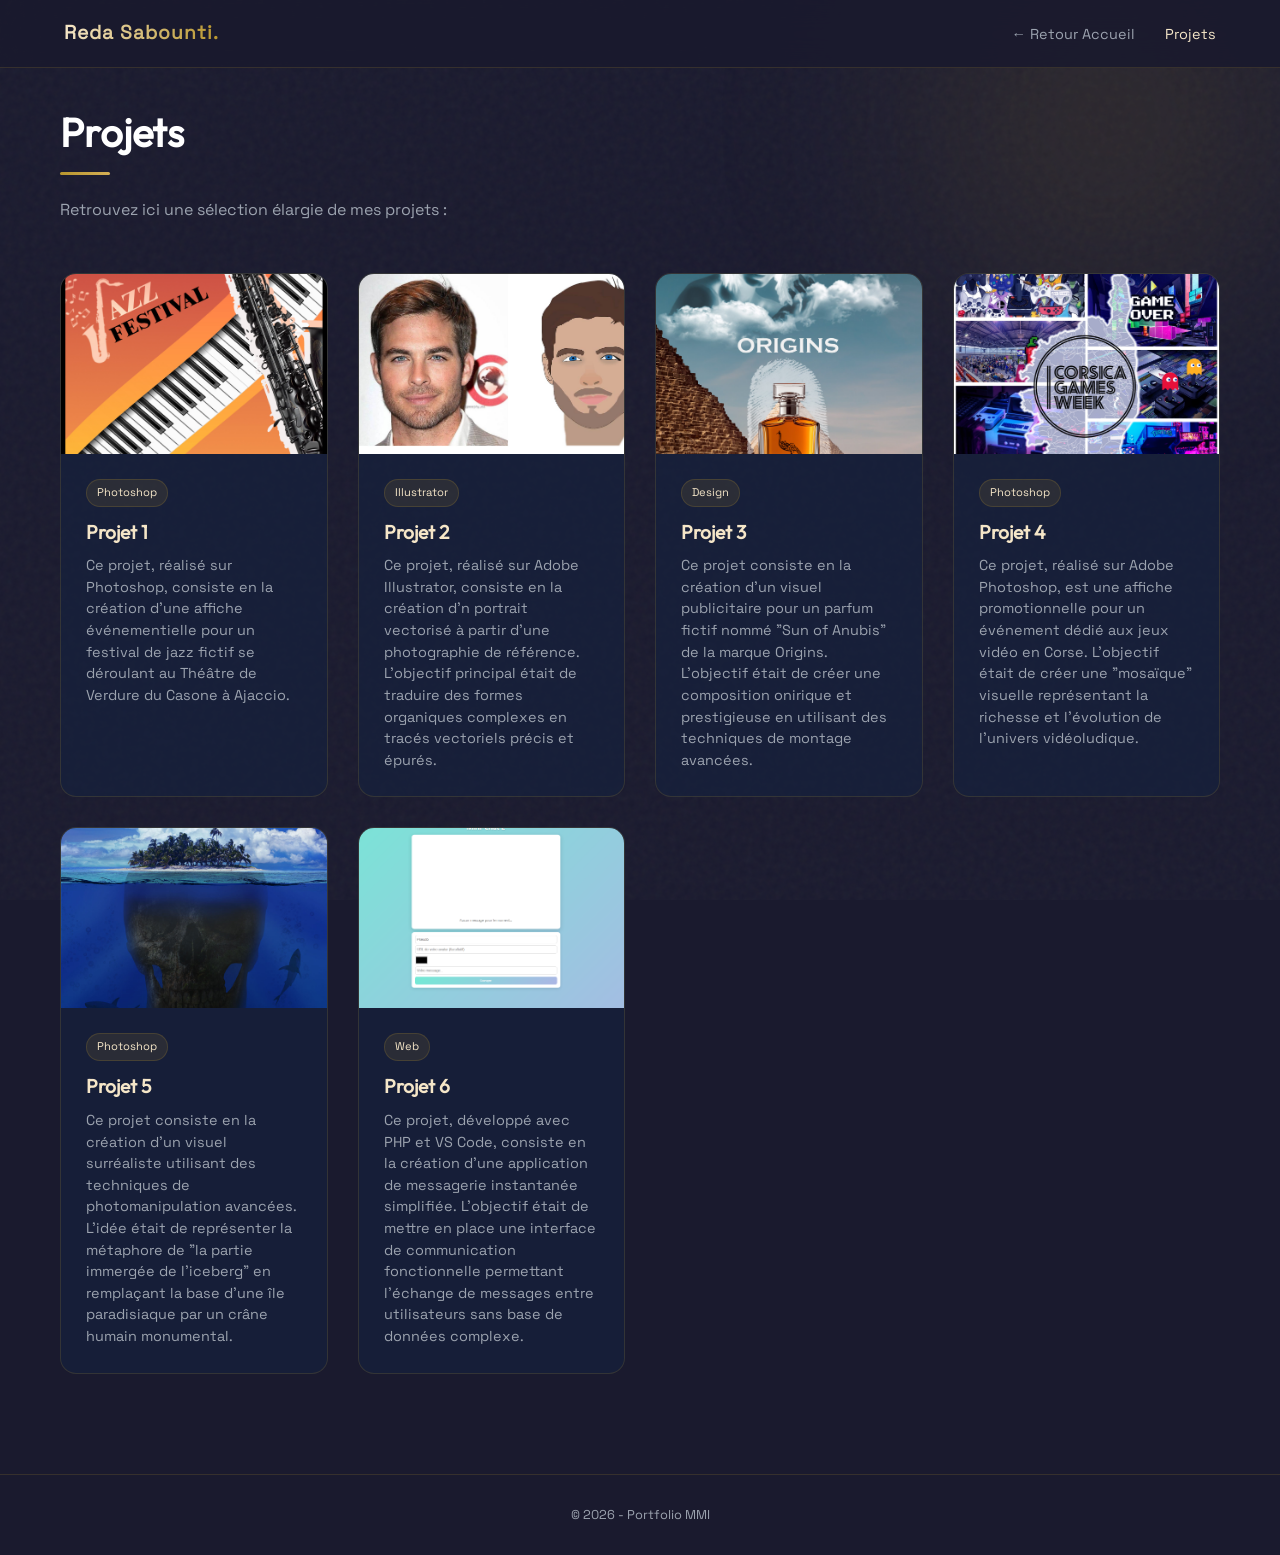
<file: projets.html>
<!DOCTYPE html>
<html lang="fr">
<head>
    <meta charset="UTF-8">
    <meta name="viewport" content="width=device-width, initial-scale=1.0">
    <meta name="description" content="Découvrez les projets réalisés par Reda Sabounti : design graphique, illustrations vectorielles et créations web innovantes.">
    <title>Projets | Reda Sabounti</title>
    <link rel="stylesheet" href="style.css">
</head>

<body class="page-loaded">
  
  <div class="bg-noise"></div>
  <div class="bg-glow"></div>

<nav class="nav" aria-label="Menu principal">
  <a href="index.html" class="nav__logo" aria-label="Reda Sabounti - Retour à l'accueil">Reda Sabounti.</a>
  
  <button class="nav__burger" aria-label="Menu" aria-expanded="false">
    <span></span><span></span><span></span>
  </button>

  <ul class="nav__list">
    <li class="nav__item">
      <a href="index.html" class="nav__link">← Retour Accueil</a>
    </li>
    <li class="nav__item">
      <a href="index.html#projets" class="nav__link nav__link--active">Projets</a>
    </li>
  </ul>
</nav>

  <main class="section">
    <div class="container">
      <div class="section__header">
        <h1 class="section__title">Projets</h1>
        <p class="section__subtitle">Retrouvez ici une sélection élargie de mes projets :</p>
      </div>

      <!-- Grille 9 projets -->
      <div class="projects-grid projects-grid--full">

        <!-- Projet 1 -->
       <article class="project">
  <a href="projet-1.html" class="project__link">
    <div class="project__thumb">
      <img src="imagesprojet-1.jpg" 
           alt="Affiche festival de jazz Ajaccio" 
           width="400" height="250" 
           loading="lazy" 
           class="project__img">
    </div>

            <div class="project__content">
              <div class="project__tags">
                <span class="tags__item tags__item--small">Photoshop</span>
              </div>
              <h2 class="project__title">Projet 1</h2>
              <p class="project__desc">Ce projet, réalisé sur Photoshop, consiste en la création d’une affiche événementielle pour un festival de jazz fictif se déroulant au Théâtre de Verdure du Casone à Ajaccio.</p>
            </div>
          </a>
        </article>

        <!-- Projet 2 -->
        <article class="project">
          <a href="projet-2.html" class="project__link">
            <div class="project__thumb">
            <img src="imagesprojet-2.jpg" alt="Projet 2" class="project__img">
            </div>
            <div class="project__content">
              <div class="project__tags">
                <span class="tags__item tags__item--small">Illustrator</span>
              </div>
              <h2 class="project__title">Projet 2</h2>
              <p class="project__desc">Ce projet, réalisé sur Adobe Illustrator, consiste en la création d'n portrait vectorisé à partir d'une photographie de référence. L'objectif principal était de traduire des formes organiques complexes en tracés vectoriels précis et épurés.</p>
            </div>
          </a>
        </article>

        <!-- Projet 3 -->
        <article class="project">
          <a href="projet-3.html" class="project__link">
            <div class="project__thumb">
             <img src="imagesprojet-3.jpg" alt="Projet 3" class="project__img">
            </div>
            <div class="project__content">
              <div class="project__tags">
                <span class="tags__item tags__item--small">Design</span>
              </div>
              <h2 class="project__title">Projet 3</h2>
              <p class="project__desc">Ce projet consiste en la création d'un visuel publicitaire pour un parfum fictif nommé "Sun of Anubis" de la marque Origins. L'objectif était de créer une composition onirique et prestigieuse en utilisant des techniques de montage avancées.</p>
            </div>
          </a>
        </article>

        <!-- Projet 4 -->
        <article class="project">
          <a href="projet-4.html" class="project__link">
            <div class="project__thumb">
             <img src="imagesprojet-4.jpg" alt="Projet 4" class="project__img">
            </div>
            <div class="project__content">
              <div class="project__tags">
                <span class="tags__item tags__item--small">Photoshop</span>
              </div>
              <h2 class="project__title">Projet 4</h2>
              <p class="project__desc">Ce projet, réalisé sur Adobe Photoshop, est une affiche promotionnelle pour un événement dédié aux jeux vidéo en Corse. L'objectif était de créer une "mosaïque" visuelle représentant la richesse et l'évolution de l'univers vidéoludique.</p>
            </div>
          </a>
        </article>

        <!-- Projet 5 -->
        <article class="project">
          <a href="projet-5.html" class="project__link">
           <div class="project__thumb">
            <img src="imagesprojet-5.jpg" alt="Projet 5" class="project__img">
           </div>
            <div class="project__content">
              <div class="project__tags">
                <span class="tags__item tags__item--small">Photoshop</span>
              </div>
              <h2 class="project__title">Projet 5</h2>
              <p class="project__desc">Ce projet consiste en la création d'un visuel surréaliste utilisant des techniques de photomanipulation avancées. L'idée était de représenter la métaphore de "la partie immergée de l'iceberg" en remplaçant la base d'une île paradisiaque par un crâne humain monumental.</p>
            </div>
          </a>
        </article>

        <!-- Projet 6 -->
        <article class="project">
          <a href="projet-6.html" class="project__link">
            <div class="project__thumb">
             <img src="imagesprojet-6.png" alt="Projet 6" class="project__img">
           </div>
            <div class="project__content">
              <div class="project__tags">
                <span class="tags__item tags__item--small">Web</span>
              </div>
              <h2 class="project__title">Projet 6</h2>
              <p class="project__desc">Ce projet, développé avec PHP et VS Code, consiste en la création d'une application de messagerie instantanée simplifiée. L'objectif était de mettre en place une interface de communication fonctionnelle permettant l'échange de messages entre utilisateurs sans base de données complexe.</p>
            </div>
          </a>
        </article>

      </div> </div> </main>

  <footer class="footer">
    &copy; 2026 - Portfolio MMI
  </footer>

  <script>
    const burger = document.querySelector('.nav__burger');
    const navList = document.querySelector('.nav__list');

    burger.addEventListener('click', () => {
      burger.classList.toggle('is-open');
      navList.classList.toggle('is-open');
      burger.setAttribute('aria-expanded', navList.classList.contains('is-open'));
    });
  </script>
</body>
</html>
</file>
<file: style.css>
@font-face {
  font-family: 'Outfit';
  font-style: normal;
  font-weight: 400;
  font-display: swap;
  src: url('fonts/outfit-v15-latin-regular.woff2') format('woff2');
}

@font-face {
  font-family: 'Space Grotesk';
  font-style: normal;
  font-weight: 400;
  font-display: swap;
  src: url('fonts/space-grotesk-v22-latin-regular.woff2') format('woff2');
}

:root {
  --bg-dark:       #1A1A2E;
  --bg-card:       #16213E;
  --bg-deeper:     #0F1228;
  --glass-bg:      rgba(184, 150, 46, 0.05);
  --glass-border:  rgba(184, 150, 46, 0.18);
  --primary:       #B8962E;
  --primary-light: #D4AF55;
  --primary-dark:  #8A6E1E;
  --cream:         #F5E6C8;
  --text-main:     #FFFFFF;
  --text-muted:    #9CA3AF;
  --font-heading:  'Outfit', sans-serif;
  --font-body:     'Space Grotesk', sans-serif;
}

* { margin: 0; padding: 0; box-sizing: border-box; }

html { scroll-behavior: smooth; }

body {
  background-color: var(--bg-dark);
  color: var(--text-main);
  font-family: var(--font-body);
  line-height: 1.6;
  overflow-x: hidden;
}

a { color: inherit; text-decoration: none; }
a:hover { text-decoration: none; }


.bg-glow {
  position: fixed;
  top: -20%; right: -10%;
  width: 600px; height: 600px;
  background: radial-gradient(circle, rgba(184,150,46,0.16) 0%, transparent 70%);
  filter: blur(80px);
  z-index: -1;
  animation: pulse 8s infinite alternate;
}

@keyframes pulse {
  0%   { opacity: 0.4; }
  100% { opacity: 1;   }
}

.bg-noise {
  position: fixed;
  top: 0; left: 0;
  width: 100%; height: 100%;
  background-image: url("data:image/svg+xml,%3Csvg viewBox='0 0 200 200' xmlns='http://www.w3.org/2000/svg'%3E%3Cfilter id='noiseFilter'%3E%3CfeTurbulence type='fractalNoise' baseFrequency='0.65' numOctaves='3' stitchTiles='stitch'/%3E%3C/filter%3E%3Crect width='100%25' height='100%25' filter='url(%23noiseFilter)' opacity='0.04'/%3E%3C/svg%3E");
  z-index: -1;
  pointer-events: none;
}


h1, h2, h3, h4 {
  font-family: var(--font-heading);
  color: #ffffff;
}

.text--gradient {
  background: linear-gradient(90deg, #F5E6C8, #B8962E);
  background-clip: text;
  -webkit-text-fill-color: transparent;
}

.text--gradient-purple {
  background: linear-gradient(90deg, #D4AF55, #8A6E1E);
  background-clip: text;
  -webkit-text-fill-color: transparent;
}

.container         { max-width: 1200px; margin: 0 auto; padding: 0 20px; }
.container--narrow { max-width: 600px; }


.nav {
  position: fixed; top: 0; width: 100%;
  padding: 18px 5%;
  display: flex; justify-content: space-between; align-items: center;
  background: rgba(26, 26, 46, 0.9);
  backdrop-filter: blur(20px);
  z-index: 1000;
  border-bottom: 1px solid var(--glass-border);
}


a.nav__logo,
.nav__logo {
  font-weight: 900;
  font-size: 1.2rem;
  letter-spacing: 1px;
  background: linear-gradient(90deg, #F5E6C8, #B8962E);
  background-clip: text;
  -webkit-text-fill-color: transparent;
  text-decoration: none;
  transition: opacity 0.3s;
}
a.nav__logo:hover { opacity: 0.8; }

.nav__list { display: flex; gap: 30px; list-style: none; }

.nav__link {
  text-decoration: none;
  color: var(--text-muted);
  font-weight: 500;
  transition: 0.3s;
  font-size: 0.9rem;
}
.nav__link:hover,
.nav__link--active { color: var(--cream); }

.nav__link--cta {
  border: 1px solid rgba(184,150,46,0.45);
  padding: 8px 20px;
  border-radius: 50px;
  color: var(--primary-light) !important;
}
.nav__link--cta:hover {
  background: var(--primary);
  color: #ffffff !important;
  border-color: var(--primary);
}

.nav__burger {
  display: none;
  flex-direction: column;
  gap: 5px;
  background: none;
  border: none;
  cursor: pointer;
  padding: 5px;
  z-index: 1001;
}

.nav__burger span {
  display: block;
  width: 25px; height: 2px;
  background: var(--cream);
  border-radius: 2px;
  transition: 0.3s;
}

.nav__burger.is-open span:nth-child(1) { transform: translateY(7px) rotate(45deg); }
.nav__burger.is-open span:nth-child(2) { opacity: 0; }
.nav__burger.is-open span:nth-child(3) { transform: translateY(-7px) rotate(-45deg); }


.hero {
  min-height: 100vh;
  display: flex;
  align-items: center;
  justify-content: center;
  padding: 0 10%;
  position: relative;
  text-align: center;
  opacity: 0;
  transform: translateY(30px);
  animation: heroLoad 1.4s cubic-bezier(0.25, 0.46, 0.45, 0.94) 0.2s both;
}

.hero::after {
  content: '';
  position: absolute;
  bottom: 0; left: 10%; right: 10%; height: 1px;
  background: linear-gradient(90deg, transparent, var(--primary), transparent);
}

.hero__visual { display: none; }

.hero__content { max-width: 720px; z-index: 2; }

.hero__tagline {
  color: var(--primary-light);
  font-size: 0.8rem; letter-spacing: 4px; font-weight: 700; margin-bottom: 20px;
  opacity: 0; animation: fadeInUp 0.8s ease-out 0.3s both;
}

.hero__title {
  font-size: 3.8rem; line-height: 1.1; margin-bottom: 25px; font-weight: 900;
  opacity: 0; animation: fadeInUp 1s ease-out 0.5s both;
}

.hero__desc {
  color: var(--text-muted); font-size: 1.1rem; margin-bottom: 40px;
  max-width: 90%; margin-left: auto; margin-right: auto;
  opacity: 0; animation: fadeInUp 1s ease-out 0.7s both;
}

.hero__actions {
  display: flex; gap: 15px; justify-content: center;
  opacity: 0; animation: fadeInUp 1s ease-out 0.9s both;
}

@keyframes heroLoad { to { opacity: 1; transform: translateY(0); } }
@keyframes fadeInUp {
  from { opacity: 0; transform: translateY(20px); }
  to   { opacity: 1; transform: translateY(0);    }
}


.btn {
  padding: 13px 28px; border-radius: 8px; text-decoration: none;
  transition: 0.3s; font-weight: 600; cursor: pointer;
  border: none; font-size: 0.95rem; display: inline-block;
}

.btn--primary {
  background: linear-gradient(135deg, var(--primary), var(--primary-dark));
  color: #ffffff; border: 1px solid var(--primary);
  box-shadow: 0 4px 20px rgba(184,150,46,0.3);
}
.btn--primary:hover {
  background: linear-gradient(135deg, var(--primary-light), var(--primary));
  transform: translateY(-3px); box-shadow: 0 8px 30px rgba(184,150,46,0.45);
}

.btn--secondary {
  border: 1px solid rgba(184,150,46,0.35);
  color: var(--cream); background: transparent;
}
.btn--secondary:hover {
  border-color: var(--primary);
  background: rgba(184,150,46,0.1);
  color: var(--primary-light);
  transform: translateY(-3px);
}

.btn--outline {
  display: inline-block;
  border: 1px solid rgba(184,150,46,0.45);
  border-radius: 50px; color: var(--cream);
  background: transparent; padding: 12px 32px;
}
.btn--outline:hover {
  background: var(--primary); color: #ffffff;
  border-color: var(--primary);
  box-shadow: 0 4px 20px rgba(184,150,46,0.35);
}

.btn--full {
  width: 100%;
  background: linear-gradient(135deg, var(--primary), var(--primary-dark));
  color: #ffffff; box-shadow: 0 4px 20px rgba(184,150,46,0.3);
}
.btn--full:hover {
  background: linear-gradient(135deg, var(--primary-light), var(--primary));
  box-shadow: 0 8px 30px rgba(184,150,46,0.45);
  transform: translateY(-2px);
}


.section { padding: 100px 0; }
.section__header { margin-bottom: 50px; }

.section__title { font-size: 2.5rem; margin-bottom: 10px; display: inline-block; }
.section__title::after {
  content: ''; display: block;
  width: 50px; height: 3px;
  background: linear-gradient(90deg, var(--primary), var(--primary-light));
  border-radius: 2px; margin-top: 8px;
}

.section__subtitle { color: var(--text-muted); margin-top: 12px; }
.section__footer   { text-align: center; margin-top: 40px; }


.about-grid { display: grid; grid-template-columns: 1.5fr 1fr; gap: 30px; }

.card { padding: 30px; border-radius: 16px; transition: transform 0.3s; }
.card--glass {
  background: rgba(22,33,62,0.6);
  border: 1px solid var(--glass-border);
  backdrop-filter: blur(10px);
}
.card:hover { transform: translateY(-5px); }
.card__title { margin-bottom: 15px; font-size: 1.2rem; color: var(--cream); }
.card__text  { color: var(--text-muted); }

.list--check { list-style: none; }
.list--check li {
  margin-bottom: 12px; color: var(--text-muted);
  position: relative; padding-left: 25px;
}
.list--check li::before {
  content: '✓'; color: var(--primary-light);
  position: absolute; left: 0; font-weight: 700;
}

.tags { display: flex; flex-wrap: wrap; gap: 10px; margin-top: 20px; }
.tags__item {
  background: rgba(184,150,46,0.1); padding: 5px 15px;
  border-radius: 20px; font-size: 0.8rem;
  border: 1px solid rgba(184,150,46,0.25); color: var(--primary-light);
}
.tags__item--small {
  padding: 4px 10px; font-size: 0.7rem;
  color: var(--cream); background: rgba(184,150,46,0.12);
  border: 1px solid rgba(184,150,46,0.2);
}


.skills {
  display: flex; gap: 20px;
  overflow-x: auto; overflow-y: visible !important;
  scroll-snap-type: x proximity; scroll-behavior: smooth;
  padding: 20px 10px 80px; scrollbar-width: thin;
}

.skill {
  background: rgba(22,33,62,0.7);
  border: 1px solid var(--glass-border);
  min-width: 160px; flex: 0 0 170px;
  padding: 30px 20px; border-radius: 16px;
  scroll-snap-align: start;
  display: flex; flex-direction: column; align-items: center;
  gap: 15px; transition: 0.3s; flex-shrink: 0; position: relative;
}

.skill:hover {
  z-index: 20; transform: scale(1.05);
  border-color: var(--primary);
  box-shadow: 0 15px 35px rgba(184,150,46,0.25);
}

.skill__gauge {
  width: 80px; height: 80px; border-radius: 50%;
  background: conic-gradient(var(--c) calc(var(--p) * 1%), #222235 0deg);
  display: flex; align-items: center; justify-content: center;
}

.skill__inner {
  width: 65px; height: 65px; background: var(--bg-deeper);
  border-radius: 50%; display: flex; align-items: center; justify-content: center;
  font-weight: bold; font-size: 0.8rem; color: var(--cream);
}

.skill__name { font-size: 0.95rem; color: var(--text-muted); font-weight: 500; text-align: center; }
.skill__icon { font-size: 1.4rem; font-weight: 900; color: var(--primary-light); }

.skills::-webkit-scrollbar       { height: 6px; }
.skills::-webkit-scrollbar-track { background: rgba(255,255,255,0.05); border-radius: 3px; }
.skills::-webkit-scrollbar-thumb { background: linear-gradient(90deg, var(--primary), var(--primary-light)); border-radius: 3px; }
.skills::-webkit-scrollbar-thumb:hover { background: var(--primary-light); }

.skill::after {
  content: attr(data-tooltip);
  position: absolute; bottom: -45px; left: 50%; transform: translateX(-50%);
  background: rgba(15,18,40,0.97); color: var(--cream);
  border: 1px solid var(--glass-border);
  padding: 8px 12px; border-radius: 6px;
  font-size: 11px; white-space: nowrap;
  opacity: 0; visibility: hidden; transition: all 0.3s;
  z-index: 1000; pointer-events: none;
}
.skill:hover::after { opacity: 1; visibility: visible; bottom: -55px; }


.projects-grid       { display: grid; grid-template-columns: repeat(auto-fit, minmax(280px, 1fr)); gap: 30px; }
.projects-grid--full { grid-template-columns: repeat(auto-fit, minmax(240px, 1fr)); }

.project {
  background: rgba(22,33,62,0.7); border-radius: 16px;
  overflow: hidden; border: 1px solid var(--glass-border); transition: 0.3s;
}
.project:hover {
  transform: translateY(-10px); border-color: var(--primary);
  box-shadow: 0 20px 50px rgba(184,150,46,0.2);
}

.project__link { display: block; text-decoration: none; color: inherit; }

.project__thumb { height: 180px; overflow: hidden; }
.project__img   { width: 100%; height: 100%; object-fit: cover; display: block; transition: transform 0.4s ease; }
.project:hover .project__img { transform: scale(1.05); }

.project__content { padding: 25px; }
.project__tags    { display: flex; gap: 5px; margin-bottom: 10px; }
.project__title   { font-size: 1.2rem; margin-bottom: 8px; color: var(--cream); }
.project__desc    { font-size: 0.9rem; color: var(--text-muted); line-height: 1.5; }

.projects-filters { display: flex; gap: 10px; margin-bottom: 30px; flex-wrap: wrap; }
.projects-filters__btn {
  padding: 6px 16px; border-radius: 999px;
  border: 1px solid var(--glass-border);
  background: rgba(0,0,0,0.2); color: var(--text-muted);
  font-size: 0.8rem; cursor: pointer; transition: 0.25s;
}
.projects-filters__btn--active,
.projects-filters__btn:hover {
  background: var(--primary); border-color: var(--primary); color: #ffffff;
}


.timeline { border-left: 2px solid rgba(184,150,46,0.2); margin-left: 20px; }
.timeline__event { margin-left: 30px; margin-bottom: 30px; position: relative; }

.timeline__dot {
  position: absolute; left: -37px; top: 4px;
  width: 12px; height: 12px; background: var(--primary);
  border-radius: 50%; box-shadow: 0 0 12px var(--primary);
}

.timeline__date  { color: var(--primary-light); font-weight: bold; display: block; margin-bottom: 5px; font-size: 0.9rem; }
.timeline__title { font-size: 1.1rem; color: var(--cream); }
.timeline__place { color: var(--text-muted); font-style: italic; font-size: 0.9rem; }



.form        { display: flex; flex-direction: column; gap: 20px; }
.form__group { display: flex; flex-direction: column; gap: 8px; }
.form__label { color: var(--primary-light); font-size: 0.85rem; font-weight: 500; letter-spacing: 0.5px; }

.form__input {
  padding: 15px; background: rgba(22,33,62,0.8);
  border: 1px solid var(--glass-border); border-radius: 8px;
  color: var(--cream); font-family: inherit; transition: border-color 0.3s, box-shadow 0.3s;
}
.form__input:focus {
  outline: none; border-color: var(--primary);
  box-shadow: 0 0 0 3px rgba(184,150,46,0.15);
}
.form__input::placeholder { color: rgba(156,163,175,0.5); }


.footer {
  text-align: center; padding: 30px;
  border-top: 1px solid var(--glass-border);
  color: var(--text-muted); font-size: 0.8rem;
}


.project-page { min-height: 100vh; padding: 120px 0 60px; }

.project-page__back {
  display: inline-flex; align-items: center; gap: 6px;
  margin-bottom: 25px; color: var(--primary-light);
  text-decoration: none; font-size: 0.9rem; transition: 0.3s;
}
.project-page__back:hover { color: var(--cream); gap: 10px; }

.project-page__header { margin-bottom: 30px; }
.project-page__title  { font-size: 2.5rem; margin-bottom: 10px; color: var(--cream); }

.project-page__subtitle {
  color: var(--text-muted); white-space: pre-line;
  line-height: 1.8; font-size: 0.9rem;
  border-left: 3px solid var(--primary);
  padding-left: 15px; margin-top: 10px;
}

.project-page__media { margin-bottom: 30px; }
.project-page__img   { width: 100%; border-radius: 20px; border: 1px solid var(--glass-border); display: block; }

.project-page__content {
  display: flex; flex-direction: column; gap: 10px;
  background: rgba(22,33,62,0.5);
  border: 1px solid var(--glass-border);
  border-radius: 16px; padding: 30px; margin-top: 10px;
}
.project-page__section-title { font-size: 1.2rem; margin-bottom: 8px; color: var(--primary-light); }
.project-page__content p     { color: var(--text-muted); line-height: 1.8; }

/* Lien projet cliquable */
.projet-link {
  display: block; position: relative; text-decoration: none;
  transition: transform 0.3s ease, box-shadow 0.3s ease; margin-bottom: 30px;
}
.projet-link:hover { transform: translateY(-5px); box-shadow: 0 10px 30px rgba(184,150,46,0.3); }
.projet-image { width: 100%; height: auto; border-radius: 15px; display: block; border: 1px solid var(--glass-border); }

.demo-overlay {
  position: absolute; top: 50%; left: 50%; transform: translate(-50%,-50%);
  background: rgba(26,26,46,0.92); color: var(--cream);
  padding: 15px 25px; border-radius: 50px; font-weight: 700;
  opacity: 0; transition: opacity 0.3s; border: 1px solid var(--primary);
}
.projet-link:hover .demo-overlay { opacity: 1; }


.btn:focus,
.nav__link:focus,
.form__input:focus { outline: 2px solid var(--primary-light); outline-offset: 2px; }


@media (max-width: 768px) {

  .nav { padding: 15px 20px; }

  .nav__burger { display: flex; }

  .nav__list {
    display: flex;
    flex-direction: column;
    position: fixed;
    top: 0; right: -100%;
    width: 72%; height: 100vh;
    background: rgba(26,26,46,0.98);
    backdrop-filter: blur(20px);
    border-left: 1px solid var(--glass-border);
    padding: 100px 40px 40px;
    gap: 5px;
    transition: right 0.4s ease;
    z-index: 1000;
  }

  .nav__list.is-open { right: 0; }

  .nav__link {
    font-size: 1.1rem; padding: 12px 0;
    border-bottom: 1px solid var(--glass-border);
    display: block;
  }

  .nav__link--cta {
    border: none !important;
    border-bottom: 1px solid var(--glass-border) !important;
    padding: 12px 0 !important;
    border-radius: 0;
    color: var(--primary-light) !important;
  }

  .hero { flex-direction: column; justify-content: center; text-align: center; padding-top: 120px; }
  .hero__title   { font-size: 2.4rem; }
  .hero__actions { flex-direction: column; align-items: center; }

  .about-grid { grid-template-columns: 1fr; }

  .skill { flex: 0 0 140px; }

  .project-page__title { font-size: 1.8rem; }
}

@media (max-width: 480px) {
  .hero__title    { font-size: 2rem; }
  .section__title { font-size: 2rem; }
}
</file>
